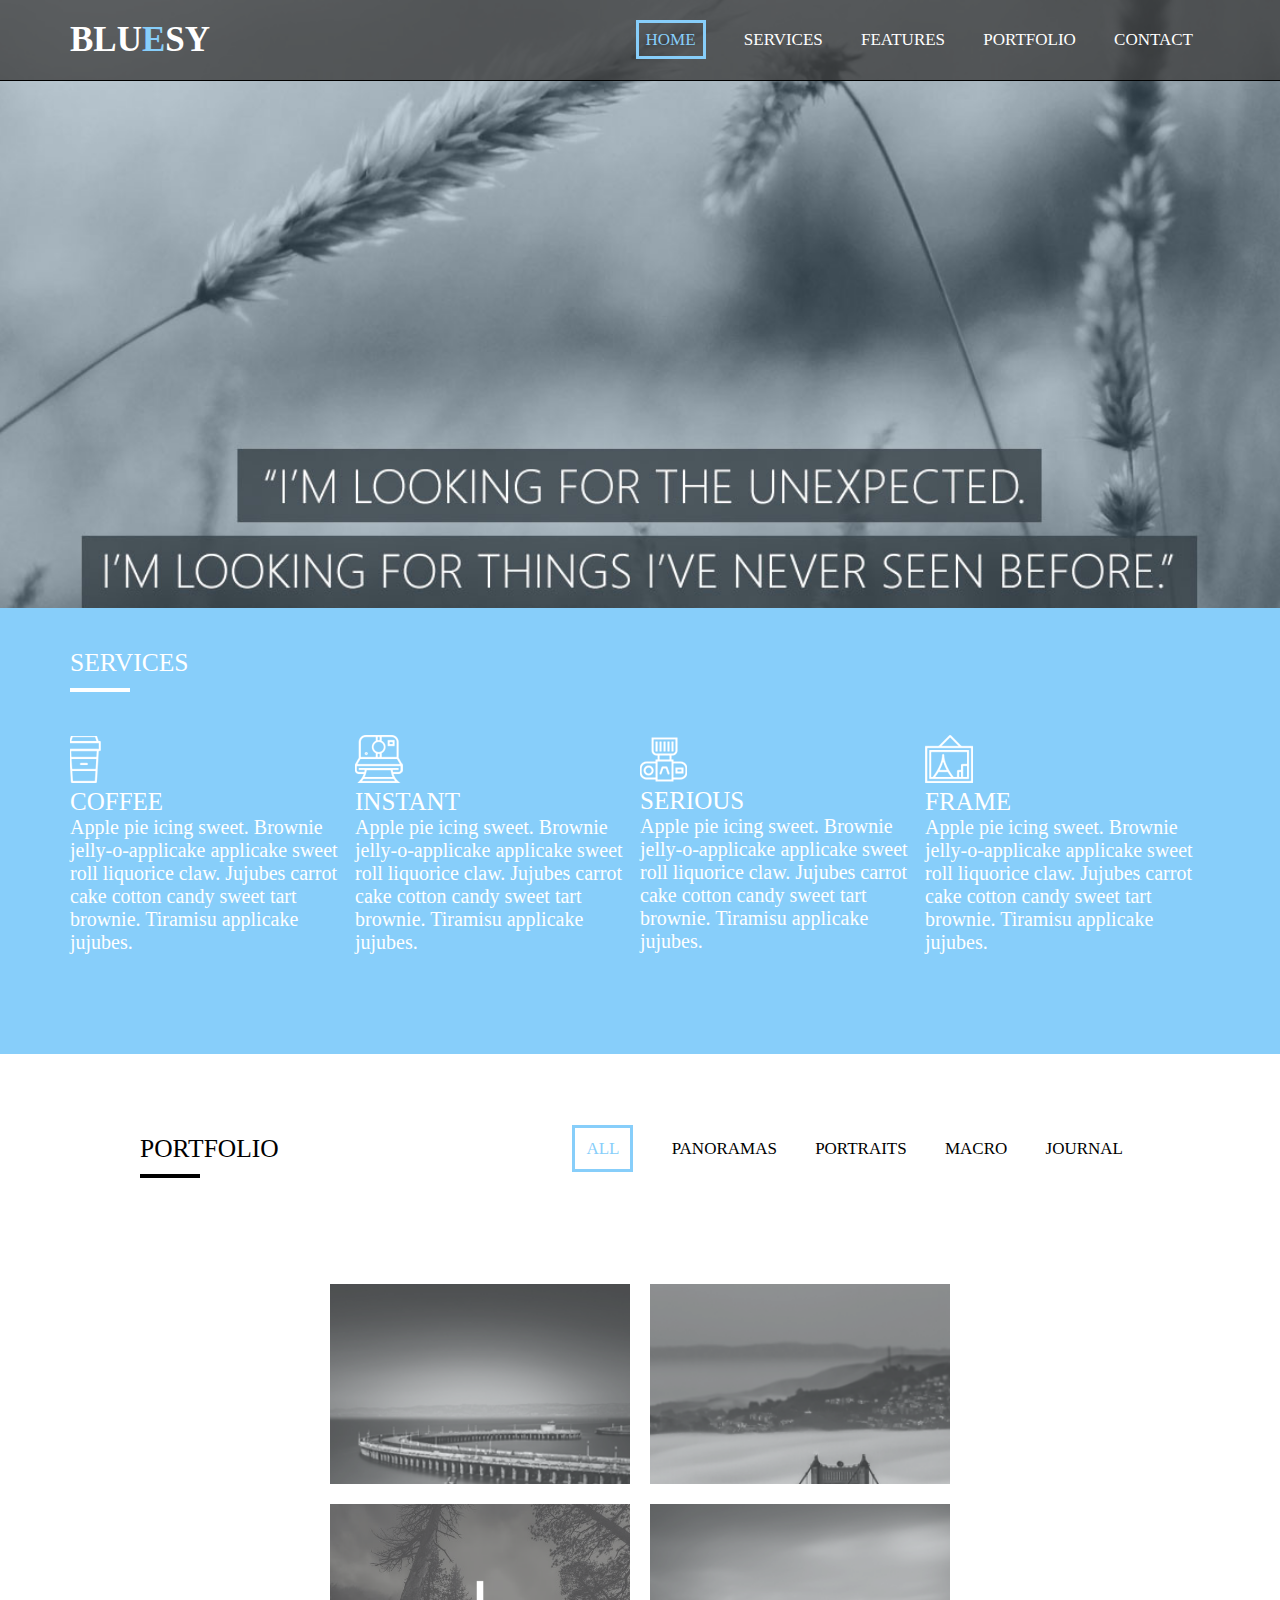
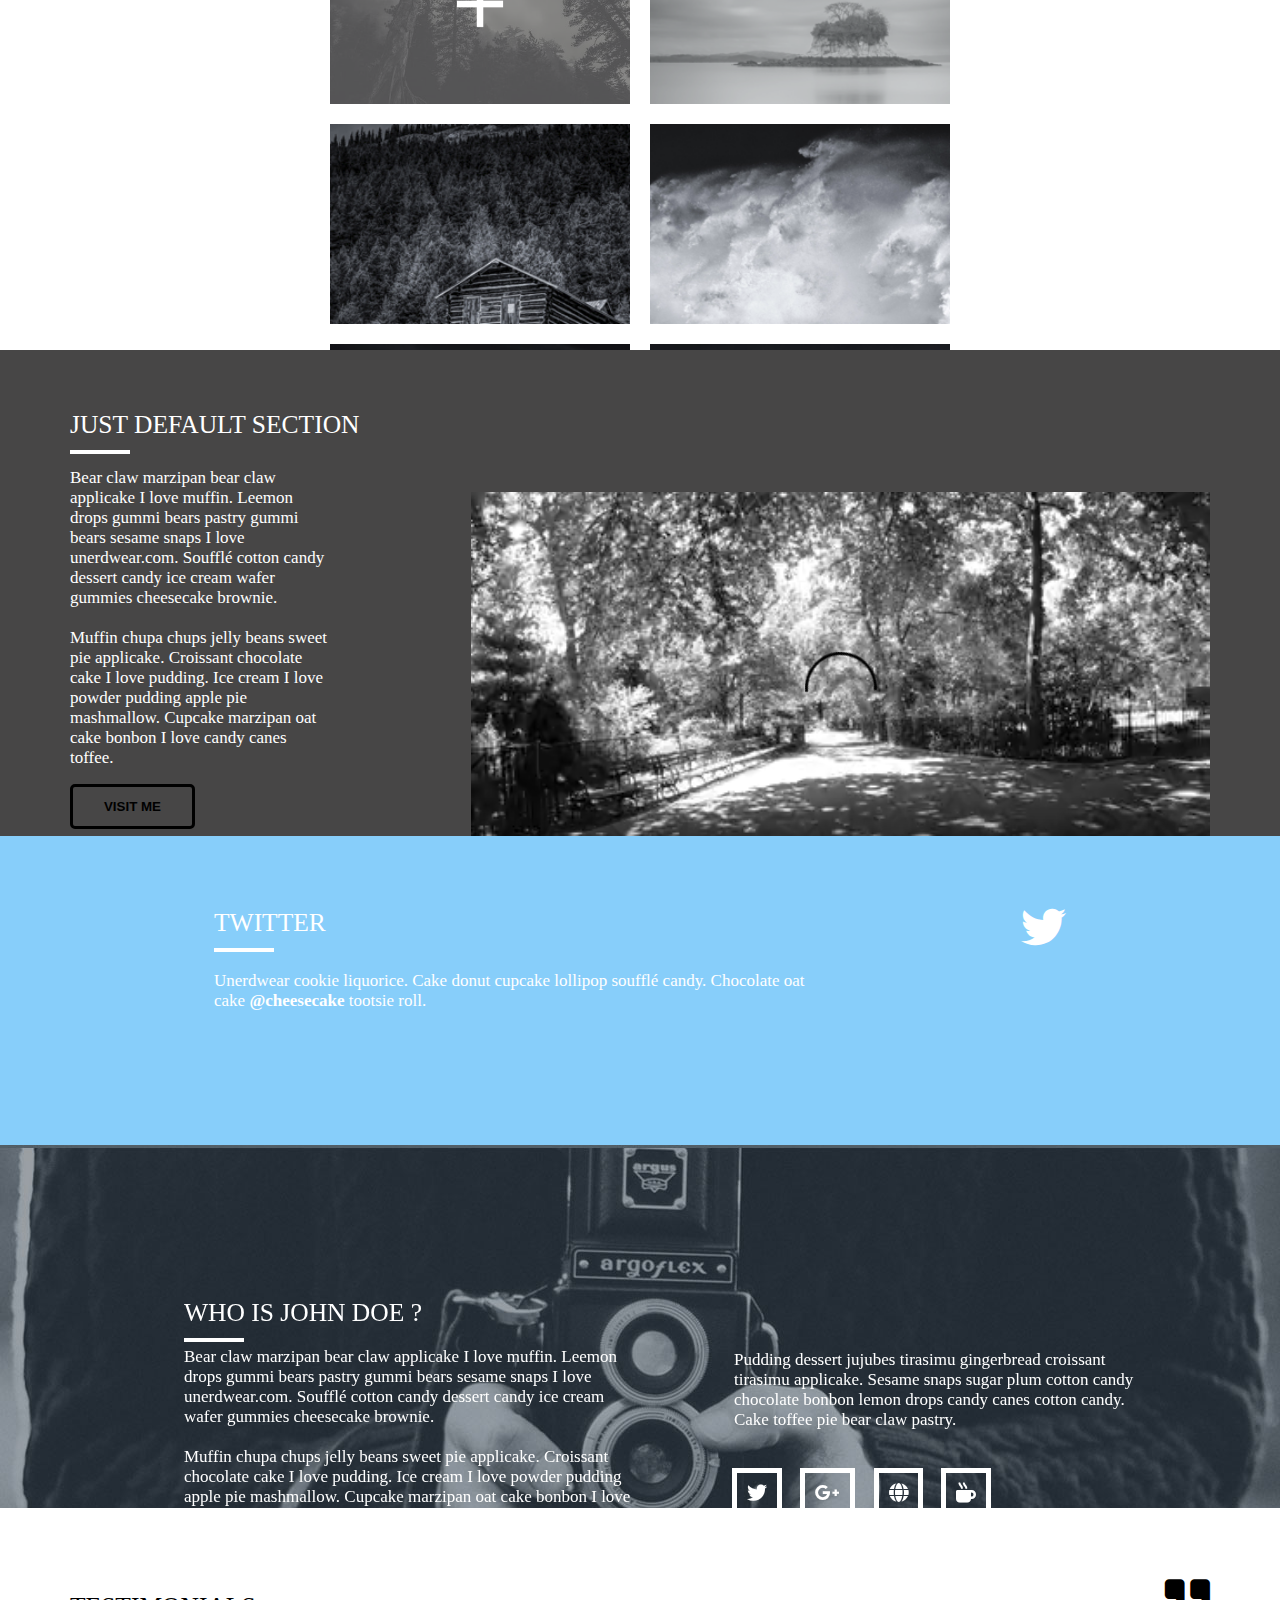
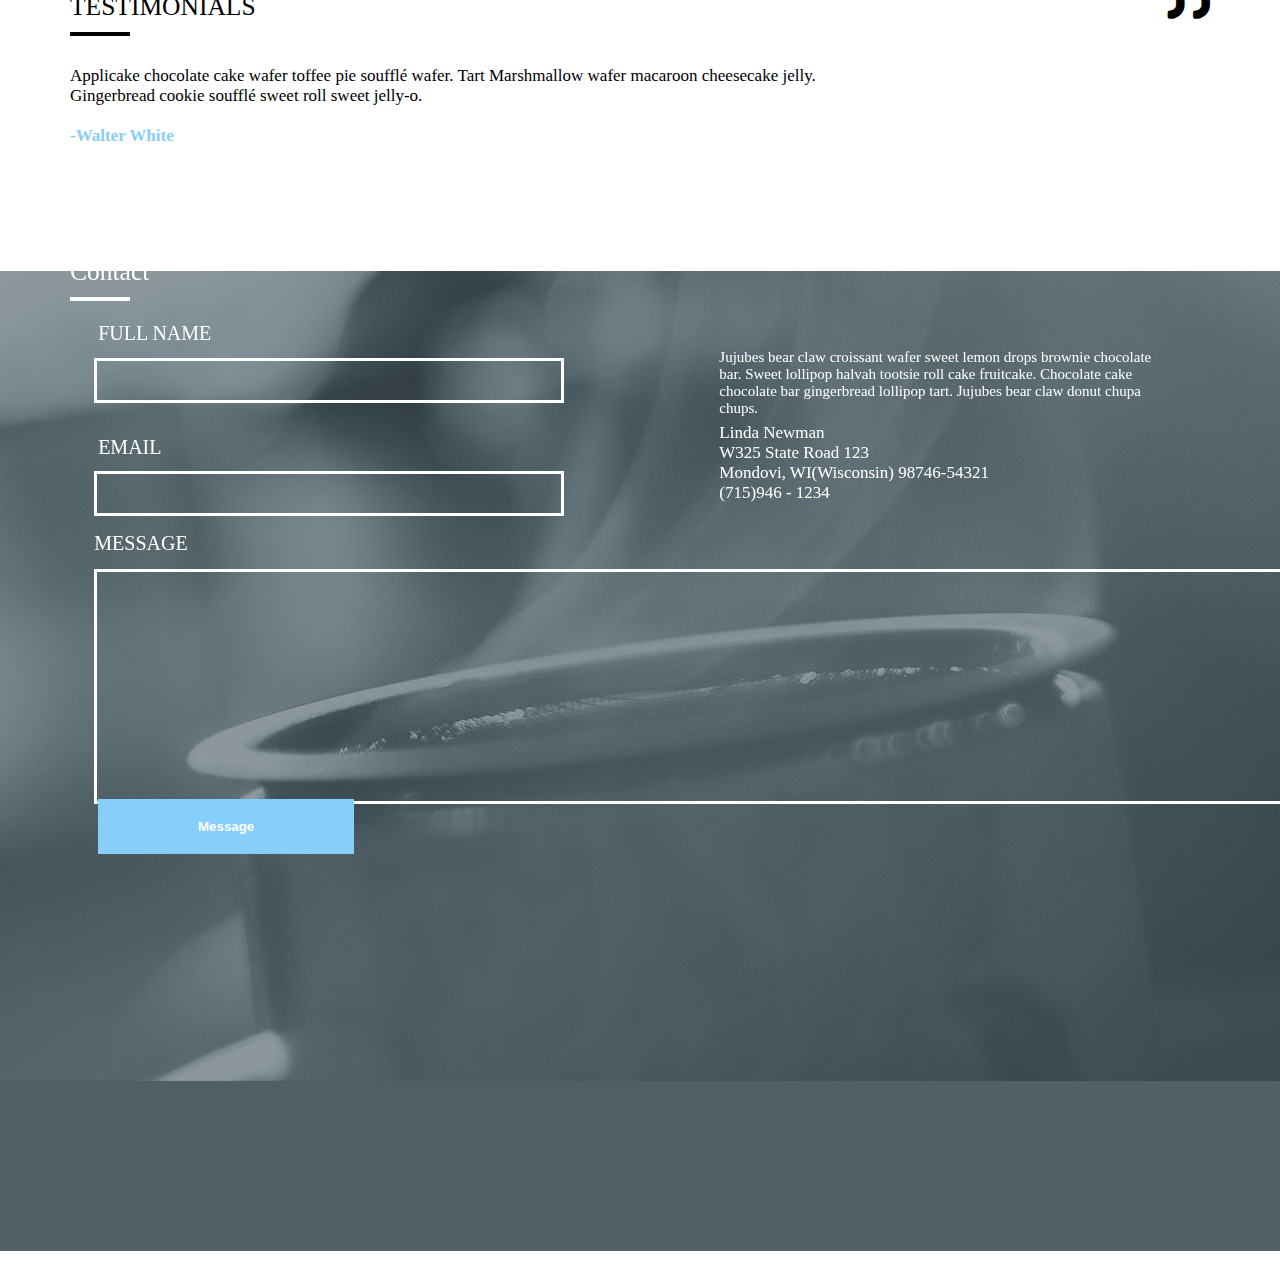
<file: bluasy/index.html>
<!DOCTYPE html>
<html lang="Fr">

<head>
    <meta charset="UTF-8">
    <meta http-equiv="X-UA-Compatible" content="IE=edge">
    <meta name="viewport" content="width=device-width, initial-scale=1.0">
    <title>Document</title>
    <!-- link css -->
    <link rel="stylesheet" href="style.css">
    <!-- link font awesome cdn pour générer les icons -->
    <link rel="stylesheet" href="https://use.fontawesome.com/releases/v5.15.3/css/all.css">

</head>

<body>
    <header>
        <h1 class="logo">BLU<span>E</span>SY</h1>
        <nav>
            <ul class="nav-area">
                <li><a class="active" href="home">HOME</a></li>
                <li><a href="SERVICES">SERVICES</a></li>
                <li><a href="#">FEATURES</a></li>
                <li><a href="#">PORTFOLIO</a></li>
                <li><a href="#">Contact</a></li>
            </ul>
        </nav>
    </header>

    <section class="section-service">
        <h2 class="content-title">SERVICES</h2>
        <div class="content-element">
            <div class="content-one item">
                <img src="./image/imgs1.png" alt="">
                <h2 class="content-tilte">COFFEE</h2>
                <p class="text-one">
                    Apple pie icing sweet. Brownie jelly-o-applicake applicake
                    sweet roll liquorice claw. Jujubes
                    carrot cake cotton candy sweet tart brownie.
                    Tiramisu applicake jujubes.
                </p>
            </div>

            <div class="content-two item">
                 <img src="./image/imgs2.png" alt="">
                <h2 class="content-tilte">INSTANT</h2>
                <p class="text-two">
                    Apple pie icing sweet. Brownie jelly-o-applicake applicake
                    sweet roll liquorice claw. Jujubes
                    carrot cake cotton candy sweet tart brownie.
                    Tiramisu applicake jujubes.
                </p>
            </div>

            <div class="content-three item">
                <img src="./image/imgs3.png" alt="">
                <h2 class="content-tilte">SERIOUS</h2>
                <p class="text-three">
                    Apple pie icing sweet. Brownie jelly-o-applicake applicake
                    sweet roll liquorice claw. Jujubes
                    carrot cake cotton candy sweet tart brownie.
                    Tiramisu applicake jujubes.
                </p>
            </div>

            <div class="content-four item">
                 <img src="./image/imgs4.png" alt="">
                <h2 class="content-tilte">FRAME</h2>
                <p class="text-four">
                    Apple pie icing sweet. Brownie jelly-o-applicake applicake
                    sweet roll liquorice claw. Jujubes
                    carrot cake cotton candy sweet tart brownie.
                    Tiramisu applicake jujubes.
                </p>
            </div>
        </div>
    </section>

    <section class="section-portfolio">
        <div class="header-portfolio">
            <h2 class="title-portfolio">PORTFOLIO</h2>
            <nav>
                <ul class="nav-portfolio">
                    <li><a class="active" href="#">ALL</a></li>
                    <li><a href="#">PANORAMAS</a></li>
                    <li><a href="#">PORTRAITS</a></li>
                    <li><a href="#">MACRO</a></li>
                    <li><a href="#">JOURNAL</a></li>
                </ul>
            </nav>
        </div>

        <div class="gallery">
            <div class="item">
                <img src="./image/tof2.png" alt="">
            </div>

            <div class="item">
                <img src="./image/tof3.png" alt="">
            </div>

            <div class="item">
                <img src="./image/toff1.png" alt="">
            </div>

            <div class="item">
                <img src="./image/tof5.png" alt="">
            </div>

            <div class="item">
                <img src="./image/tof6.png" alt="">
            </div>

            <div class="item">
                <img src="./image/tof7.png" alt="">
            </div>

            <div class="item">
                <img src="./image/tof9.png" alt="">
            </div>

            <div class="item">
                <img src="./image/tof10.png" alt="">
                
            </div>

            <div class="item">
                <img src="./image/tof10.png" alt="">
            </div>

        </div>
    </section>

    <section class="section-video">
        <div class="part-one">
            <h2 class="title-video">JUST DEFAULT SECTION</h2>
            <p class="text-video">
                Bear claw marzipan bear claw applicake I love muffin. Leemon drops gummi
                bears pastry gummi bears sesame snaps I love unerdwear.com. Soufflé cotton
                candy dessert candy ice cream wafer gummies cheesecake brownie.

                <br><br>

                Muffin chupa chups jelly beans sweet pie applicake. Croissant chocolate
                cake I love pudding. Ice cream I love powder pudding apple pie mashmallow. Cupcake marzipan oat cake
                bonbon I love candy canes toffee.
            </p>

            <button class="button-visit">VISIT ME</button>
        </div>

        <div class="part-two">
            <video src="./image/video-black-and-white-nature.mp4" autoplay controls="controls" muted></video>
        </div>
    </section>

    <section class="section-social">
        <div class="part-twitter">
            <h2 class="title-social">TWITTER</h2>
            <p class="text-social">
                Unerdwear cookie liquorice. Cake donut cupcake lollipop soufflé candy. Chocolate oat cake
                <span>@cheesecake</span> tootsie roll.
            </p>
        </div>
        <div class="icon">
            <span><i class="fab fa-twitter"></i></span>
        </div>
    </section>

    <section class="section-person">
        <div class="part-person">
            <div class="part-person-one">
                <h2 class="title-person">WHO IS JOHN DOE ?</h2>
                <p class="text-person">
                    Bear claw marzipan bear claw applicake I love muffin. Leemon drops gummi
                    bears pastry gummi bears sesame snaps I love unerdwear.com. Soufflé cotton
                    candy dessert candy ice cream wafer gummies cheesecake brownie.

                    <br><br>

                    Muffin chupa chups jelly beans sweet pie applicake. Croissant chocolate
                    cake I love pudding. Ice cream I love powder pudding apple pie mashmallow. Cupcake marzipan oat cake
                    bonbon I love candy canes toffee.
                </p>
            </div>

            <div class="part-person-two">
                <p class="text-person">
                    Pudding dessert jujubes tirasimu gingerbread croissant tirasimu 
                    applicake. Sesame snaps sugar plum cotton candy chocolate bonbon lemon drops candy canes cotton candy. 
                    Cake toffee pie bear claw pastry.
                </p>
                <div class="icon-social">
                    <span><i class="fab fa-twitter"></i></span>
                    <span><i class="fab fa-google-plus-g"></i></span>
                    <span><i class="fas fa-globe"></i></span>
                    <span><i class="fas fa-mug-hot"></i></span>
                </div>
            </div>
        </div>
    </section>

    <section class="section-testimonials">
        <div class="part-testimonials">
            <h2 class="title-testimonials">TESTIMONIALS</h2>
            <p class="text-testimonials">
                Applicake chocolate cake  wafer toffee pie soufflé wafer. Tart Marshmallow wafer macaroon cheesecake jelly.
                Gingerbread cookie soufflé sweet roll sweet jelly-o.
            </p>
            <br>
            <span>-Walter White</span>
        </div>
        <div class="icon">
            <span><i class="fas fa-quote-right"></i></span>
        </div>
    </section>

    <section class="section-contact">
        <h2 class="title-contact">Contact</h2>
        <div class="form-contact">
            <div class="name-contact">
                <label for="name">FULL NAME</label>
                <input type="text" name="name">
            </div>

            <div class="email-contact">
                <label for="email">EMAIL</label>
                <input type="email" name="email">
            </div>


            <div class="message-contact">
                <label for="message">MESSAGE</label>
                <textarea name="message"></textarea>
            </div>

            <button type="submit" class="button-submit">Message</button>
        </div>
        <div class="text-contact">
            <p class="text-contact-one">
                Jujubes bear claw croissant wafer sweet 
                lemon drops brownie chocolate bar. 
                Sweet lollipop halvah tootsie roll 
                cake fruitcake. Chocolate cake chocolate 
                bar gingerbread lollipop tart. 
                Jujubes bear claw donut chupa chups. 
            </p>
            <br> <br> <br>
            <p class="text-contact-two">
                <span>Linda Newman</span>
                <span>W325 State Road 123</span>
                <span>Mondovi, WI(Wisconsin) 98746-54321</span>
                <span>(715)946 - 1234</span>
            </p>
        </div>

    </section>
    
    <!-- footer -->
    <footer>
        <div class="menu-footer">
            <span>HOME |</span>
            <span>SERVICES |</span>
            <span>PORTFOLIO |</span>
            <span>CONTACT</span>
        </div>

        <div class="copyright">
            &copy;2013
        </div>

    </footer>
</body>

</html>
</file>
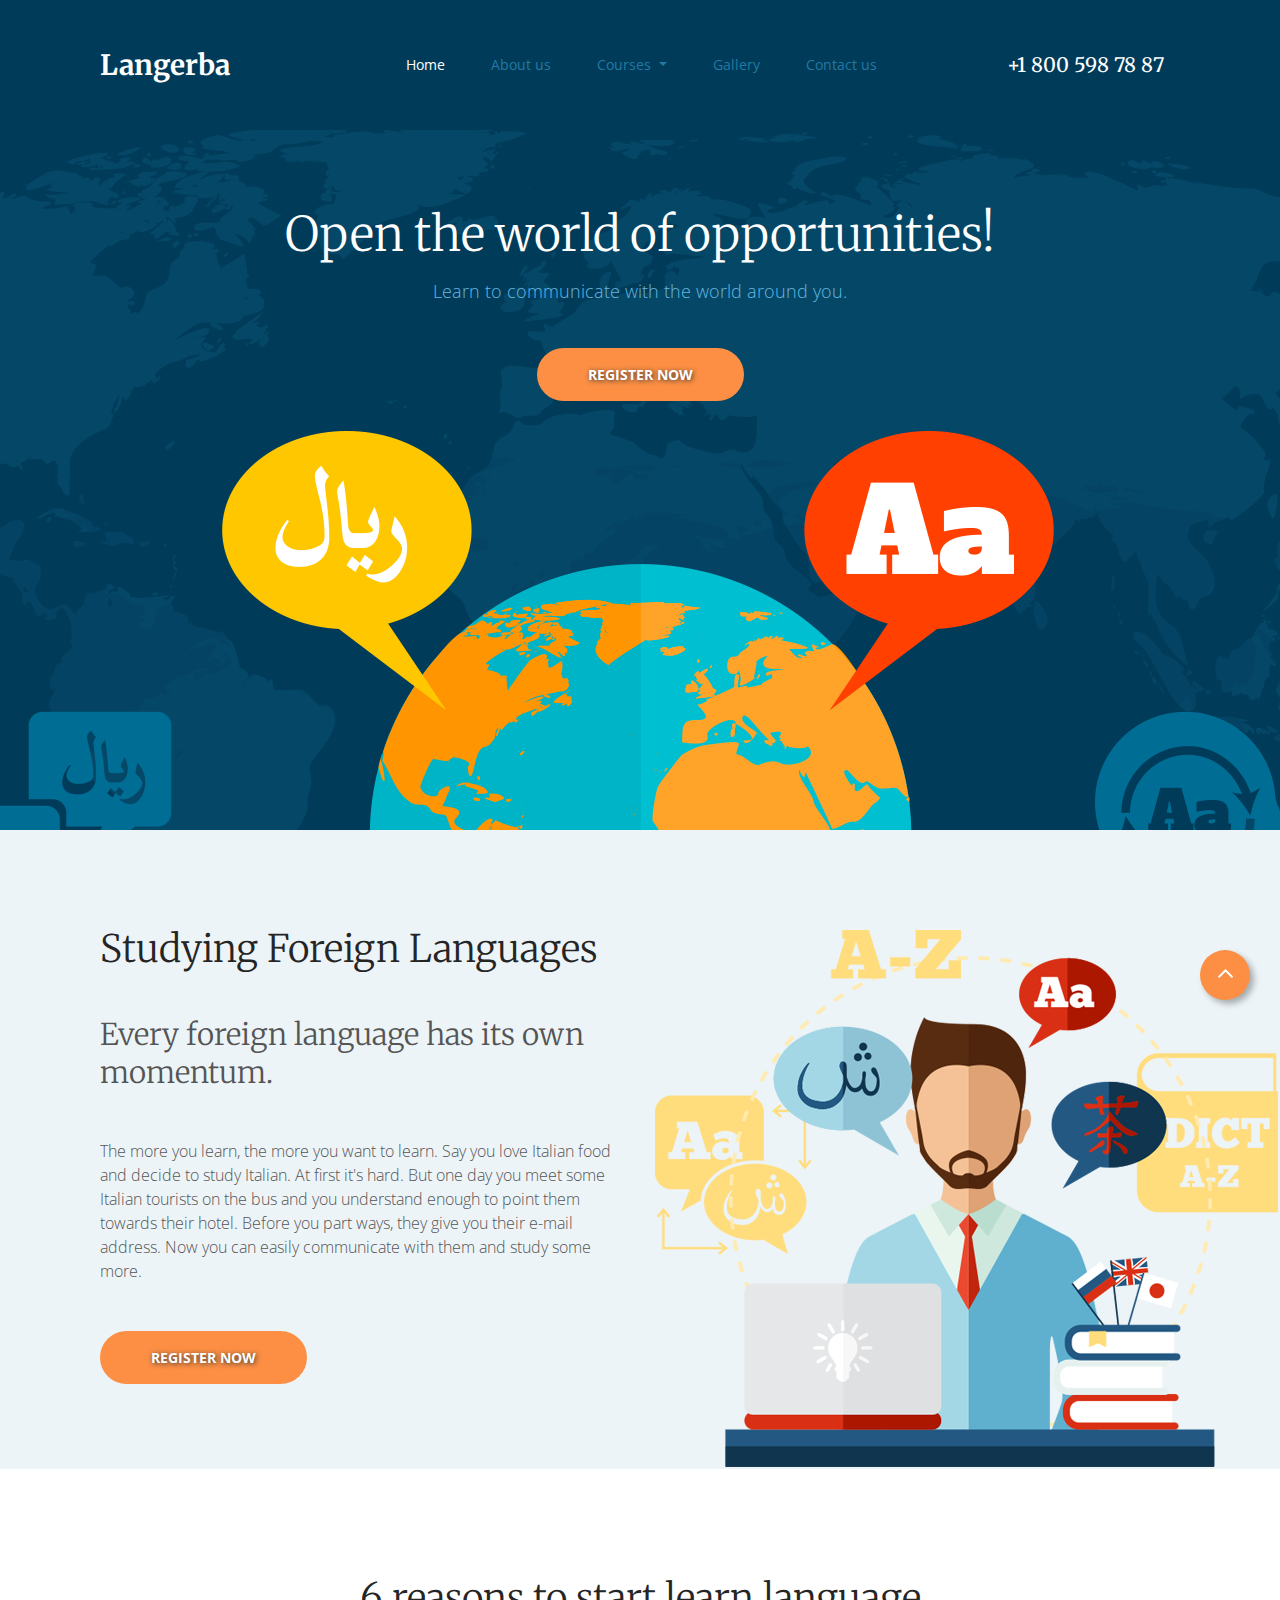
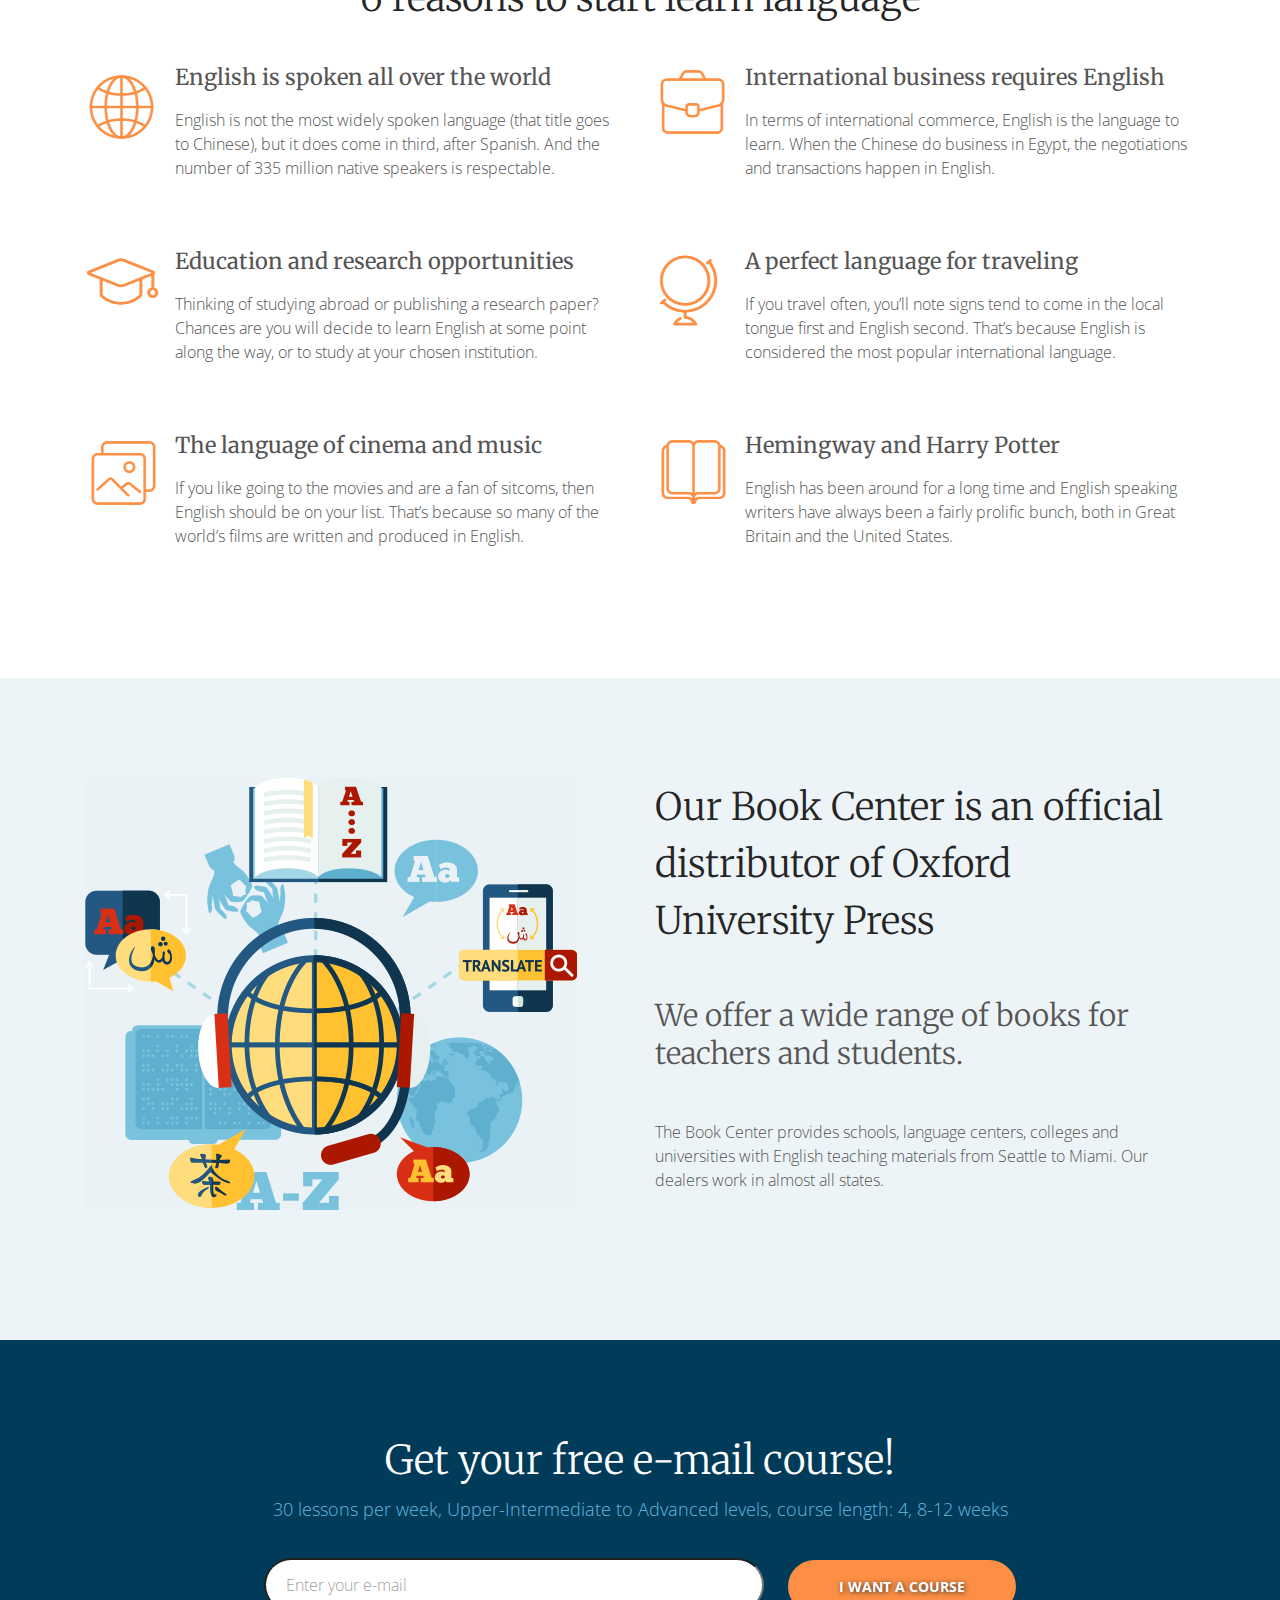
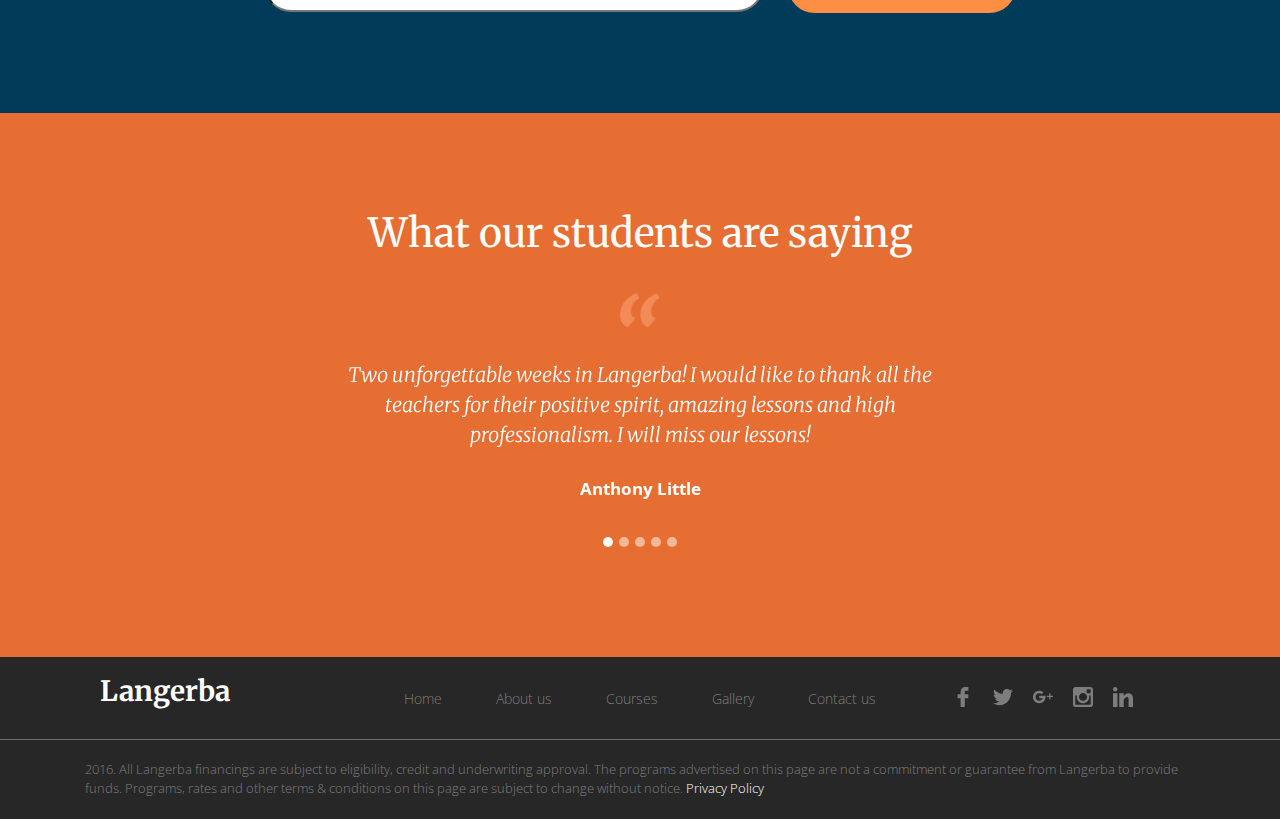
<file: Langerba/index.html>
<!DOCTYPE html>
<html lang="en">

<head>
  <meta charset="UTF-8">
  <meta name="viewport" content="width=device-width, initial-scale=1.0">
  <meta http-equiv="X-UA-Compatible" content="ie=edge">
  <title>Intégration Bootstrap</title>
  <link rel="stylesheet" href="https://stackpath.bootstrapcdn.com/bootstrap/4.3.1/css/bootstrap.min.css"
    integrity="sha384-ggOyR0iXCbMQv3Xipma34MD+dH/1fQ784/j6cY/iJTQUOhcWr7x9JvoRxT2MZw1T" crossorigin="anonymous">
  <link href="https://fonts.googleapis.com/css?family=Merriweather:300,400,400i,600,700&display=swap" rel="stylesheet">
  <link href="https://fonts.googleapis.com/css?family=Open+Sans:300,400,600,700&display=swap" rel="stylesheet">
  <link rel="stylesheet" href="style.css">


</head>

<body>  

  <button onclick="topFunction()" id="myBtn">
    <img src="images/up-arrow.svg" alt="Revenir en haut"></button>


  <header>
    <nav class="navbar navbar-head navbar-expand-lg fixed-top">
      <div class="container">
        <div class="row">
          <div class="col-md-6">
            <button class="navbar-toggler" type="button" data-toggle="collapse" data-target="#navbarSupportedContent"
              aria-controls="navbarSupportedContent" aria-expanded="false" aria-label="Toggle navigation">
              <span class="icon-bar"></span>
              <span class="icon-bar"></span>
              <span class="icon-bar"></span>
            </button>
            <a class="navbar-brand navbar-title" href="#">Langerba</a>
          </div>
        </div>

        <div class="collapse navbar-collapse" id="navbarSupportedContent">
          <ul class="navbar-nav">
            <li class="nav-item active">
              <a class="nav-link active" href="#">Home <span class="sr-only"></span></a>
            </li>
            <li class="nav-item">
              <a class="nav-link" href="#">About us</a>
            </li>
            <li class="nav-item dropdown">
              <a class="nav-link dropdown-toggle pr-2" href="#" id="navbarDropdown" role="button" data-toggle="dropdown"
                aria-haspopup="true" aria-expanded="false">
                Courses
              </a>
              <div class="dropdown-menu" aria-labelledby="navbarDropdown">
                <a class="dropdown-item dropdown-english" href="#" data-toggle="dropdown">English</a>
                <div class="dropdown-menu">
                  <a class="dropdown-item" href="#">For Kids</a>
                  <a class="dropdown-item" href="#">For School children</a>
                  <a class="dropdown-item" href="#">For Graduates</a>
                  <a class="dropdown-item" href="#">For Adults</a>
                </div>
                <a class="dropdown-item" href="#">German</a>
                <a class="dropdown-item" href="#">French</a>
                <a class="dropdown-item" href="#">Italian</a>
              </div>
            </li>
            <li class="nav-item">
              <a class="nav-link" href="#">Gallery</a>
            </li>
            <li class="nav-item">
              <a class="nav-link" href="#">Contact us</a>
            </li>
          </ul>
        </div>
        <div class="row">
          <div class="col-md-6">
            <a class="navbar-brand navbar-tel" href="#">+1 800 598 78 87</a>
          </div>
        </div>

      </div>
    </nav>
  </header>

  <div class="principal">

  <section id="world">
    <div class="bg-image">
      <div class="container">
        <h1 class="pb-4">Open the world of opportunities!</h1>
        <h2 class="pb-5">Learn to communicate with the world around you.</h2>
        <a class="btn" href="#" role="button">Register now</a>
      </div>
    </div>
  </section>

  <section id="foreign">
    <div class="container">
      <div class="row">
        <div class="col-md-6">
          <h3 class="pb-5">Studying Foreign Languages</h3>
          <h4 class="pb-5">Every foreign language has its own momentum.</h4>
          <p class="pb-5">The more you learn, the more you want to learn. Say you love Italian food and decide to study
            Italian. At first it's hard. But one day you meet some Italian tourists on the bus and you understand enough
            to point them towards their hotel. Before you part ways, they give you their e-mail address. Now you can
            easily communicate with them and study some more.</p>

          <a class="btn" href="#" role="button">Register now</a>
        </div>
        <div class="col-md-6">
          <img src="images/page01_img02.png" alt="Teacher">
        </div>
      </div>
    </div>
  </section>

  <section id="reasons">
    <div class="container">
      <h3>6 reasons to start learn language</h3>
      <div class="row">
        <div class="col-md-6">
          <div class="reason">
            <div class="block-img">
              <img src="images/planete.png" alt="Web">
            </div>
            <div class="block-text">
              <h4>English is spoken all over the world</h4>
              <p>English is not the most widely spoken language (that title goes to Chinese), but it does come in third,
                after Spanish.
                And the number of 335 million native speakers is respectable.</p>
            </div>
          </div>
        </div>
        <div class="col-md-6">
          <div class="reason">
            <div class="block-img">
              <img src="images/cartable.png" alt="Cartable">
            </div>
            <div class="block-text">
              <h4>International business requires English</h4>
              <p>In terms of international commerce, English is the language to learn. When the Chinese do business in
                Egypt, the negotiations and transactions happen in English.</p>
            </div>
          </div>
        </div>
      </div>
      <div class="row">
        <div class="col-md-6">
          <div class="reason">
            <div class="block-img">
              <img src="images/chapeau.png" alt="Chapeau">
            </div>
            <div class="block-text">
              <h4>Education and research opportunities</h4>
              <p>Thinking of studying abroad or publishing a research paper? Chances are you will decide to learn
                English at some point along the way, or to study at your chosen institution.</p>
            </div>
          </div>
        </div>
        <div class="col-md-6">
          <div class="reason">
            <div class="block-img">
              <img src="images/globe.png" alt="Globe">
            </div>
            <div class="block-text">
              <h4>A perfect language for traveling</h4>
              <p>If you travel often, you’ll note signs tend to come in the local tongue first and English second.
                That’s
                because English is considered the most popular international language.</p>
            </div>
          </div>
        </div>
      </div>
      <div class="row">
        <div class="col-md-6">
          <div class="reason">
            <div class="block-img">
              <img src="images/etiquettes.png" alt="Images">
            </div>
            <div class="block-text">
              <h4>The language of cinema and music</h4>
              <p>If you like going to the movies and are a fan of sitcoms, then English should be on your list. That’s
                because so many of the world’s films are written and produced in English.</p>
            </div>
          </div>
        </div>
        <div class="col-md-6">
          <div class="reason">
            <div class="block-img">
              <img src="images/bouquin.png" alt="Livre">
            </div>
            <div class="block-text">
              <h4>Hemingway and Harry Potter</h4>
              <p>English has been around for a long time and English speaking writers have always been a fairly prolific
                bunch, both in Great Britain and the United States.</p>
            </div>
          </div>
        </div>
      </div>
    </div>





  </section>

  <section id="book">
    <div class="container">
      <div class="row">
        <div class="col-md-6">
          <img src="images/page01_img03.png" alt="Teacher">
        </div>
        <div class="col-md-6">
          <h3 class="pb-5">Our Book Center is an official distributor of Oxford University Press</h3>
          <h4 class="pb-5">We offer a wide range of books for teachers and students.</h4>
          <p class="pb-5">The Book Center provides schools, language centers, colleges and universities with English
            teaching materials from Seattle to Miami. Our dealers work in almost all states.</p>
        </div>
      </div>
    </div>
  </section>

  <section id="form">
    <div class="container">
      <h3>Get your free e-mail course!</h3>
      <p>30 lessons per week, Upper-Intermediate to Advanced levels, course length: 4, 8-12 weeks</p>
      <div class="row ">
        <div class="col-xs-6 m-auto">
          <input type="text" placeholder="Enter your e-mail">
          <a class="btn" href="#" role="button">I want a course</a>
        </div>
      </div>
    </div>

  </section>

  <section id="carousel">
    <div class="container">
      <h3>What our students are saying</h3>

      <div class="mycarousel">
        <div id="carouselExampleCaptions" class="carousel slide" data-ride="carousel">
          <ol class="carousel-indicators">
            <li data-target="#carouselExampleCaptions" data-slide-to="0" class="active"></li>
            <li data-target="#carouselExampleCaptions" data-slide-to="1"></li>
            <li data-target="#carouselExampleCaptions" data-slide-to="2"></li>
            <li data-target="#carouselExampleCaptions" data-slide-to="3"></li>
            <li data-target="#carouselExampleCaptions" data-slide-to="4"></li>
          </ol>
          <div class="carousel-inner">
            <div class="carousel-item active">
              <img src="images/page01_img04.png" class=" quote-img" alt="Guillemets">
              <p>Two unforgettable weeks in Langerba! I would like to thank all the teachers for their positive spirit,
                amazing lessons and high professionalism. I will miss our lessons!</p>
              <h5>Anthony Little</h5>
            </div>
            <div class="carousel-item">
              <img src="images/page01_img04.png" class="d-block w-10 quote-img" alt="Guillemets">
              <p>I just can praise the professionalism and kindness of the staff working here. They advised me on the
                best courses for my level and allowed me to change them at any time. Thank you all.</p>
              <h5>Thomas Austin</h5>
            </div>
            <div class="carousel-item">
              <img src="images/page01_img04.png" class="d-block w-10 quote-img" alt="Guillemets">
              <p>I enjoyed my experience with you. It was worth every spent dollar. More than just the language, I
                learned about so many different cultures and made friends from all over the world. </p>
              <h5>Patricia Cruz</h5>
            </div>
            <div class="carousel-item">
              <img src="images/page01_img04.png" class="d-block w-10 quote-img" alt="Guillemets">
              <p>Your business program, the flexibility with scheduling, the teachers and directors are very easygoing.
                The location is perfect, the prices are excellent compared to other schools.</p>
              <h5>Gary Montgomery</h5>
            </div>
            <div class="carousel-item">
              <img src="images/page01_img04.png" class="d-block w-10 quote-img" alt="Guillemets">
              <p>My experience here was the best experience I've ever had, and I do realize the improvement in my
                language. Sometimes I surprise myself, because now I speak so fluently. Thank you very much!</p>
              <h5>Helen Howard</h5>
            </div>
          </div>
        </div>
      </div>
    </div>

  </section>

  <footer>
    <div class="container">
      <div class="row">
        <div class="col-md-3">
          <h4>Langerba</h4>
        </div>
        <div class="col-md-6">
          <ul class="list-footer">
            <li><a href="#">Home</a></li>
            <li><a href="#">About us</a></li>
            <li><a href="#">Courses</a></li>
            <li><a href="#">Gallery</a></li>
            <li><a href="#">Contact us</a></li>
          </ul>
        </div>
        <div class="col-md-3">
          <ul class="list-social">
            <li><img src="images/facebook-logo.svg" alt="Facebook"></li>
            <li><img src="images/twitter.svg" alt="Twitter"></li>
            <li><img src="images/google-plus.svg" alt="Google"></li>
            <li><img src="images/instagram-social-network-logo-of-photo-camera.svg" alt="Instagram"></li>
            <li><img src="images/linkedin.svg" alt="Linkedin"></li>
          </ul>
        </div>
      </div>
    </div>
    <hr>
    <div class="container copyright-cont">
        <p class="copyright">2016. All Langerba financings are subject to eligibility, credit and underwriting approval.
          The programs advertised on this page are not a commitment or guarantee from Langerba to provide funds. Programs,
          rates and other terms & conditions on this page are subject to change without notice. <span>Privacy
            Policy</span></p>
      </div>
  </footer>
</div>

  <script src="https://code.jquery.com/jquery-3.3.1.slim.min.js"
    integrity="sha384-q8i/X+965DzO0rT7abK41JStQIAqVgRVzpbzo5smXKp4YfRvH+8abtTE1Pi6jizo"
    crossorigin="anonymous"></script>
  <script src="https://cdnjs.cloudflare.com/ajax/libs/popper.js/1.14.7/umd/popper.min.js"
    integrity="sha384-UO2eT0CpHqdSJQ6hJty5KVphtPhzWj9WO1clHTMGa3JDZwrnQq4sF86dIHNDz0W1"
    crossorigin="anonymous"></script>
  <script src="https://stackpath.bootstrapcdn.com/bootstrap/4.3.1/js/bootstrap.min.js"
    integrity="sha384-JjSmVgyd0p3pXB1rRibZUAYoIIy6OrQ6VrjIEaFf/nJGzIxFDsf4x0xIM+B07jRM"
    crossorigin="anonymous"></script>
  <script src="https://ajax.googleapis.com/ajax/libs/jquery/3.4.1/jquery.min.js"></script>
  <script type="text/javascript" src="script.js"></script>
</body>

</html>
</file>
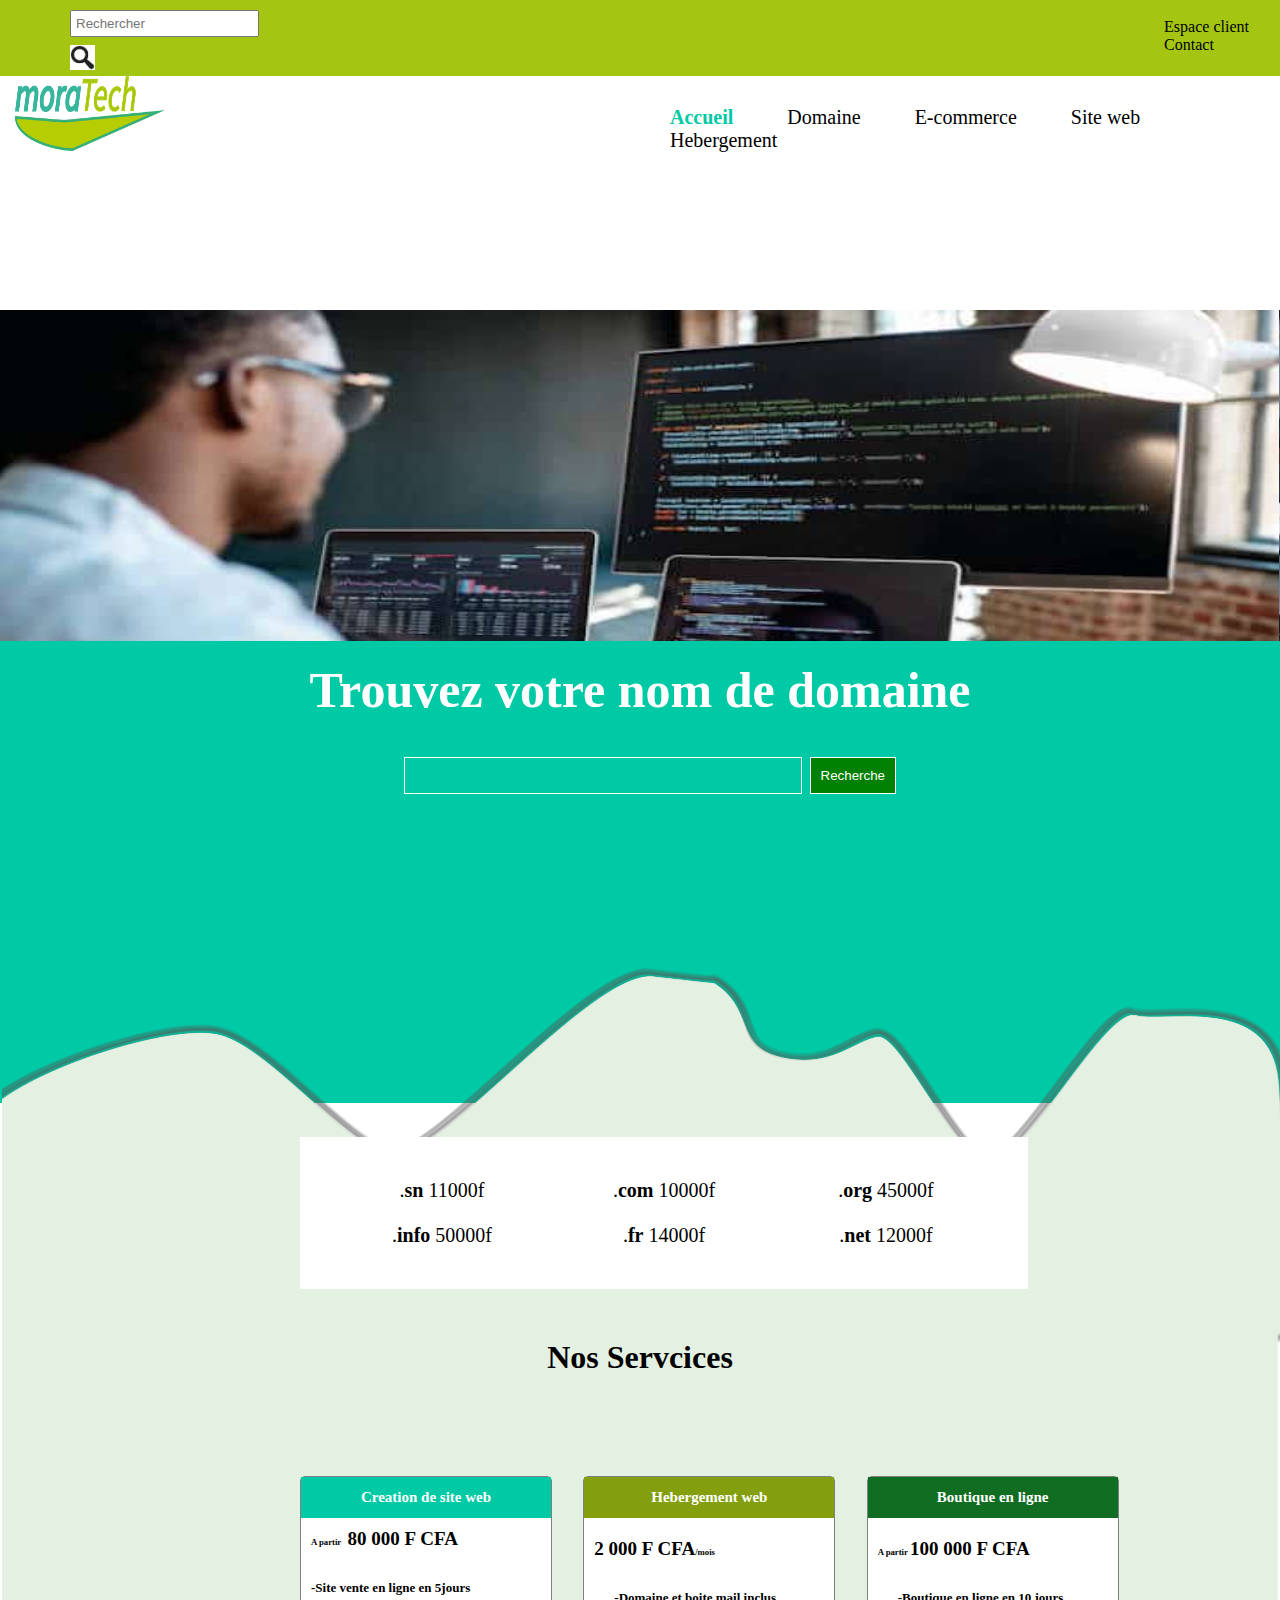
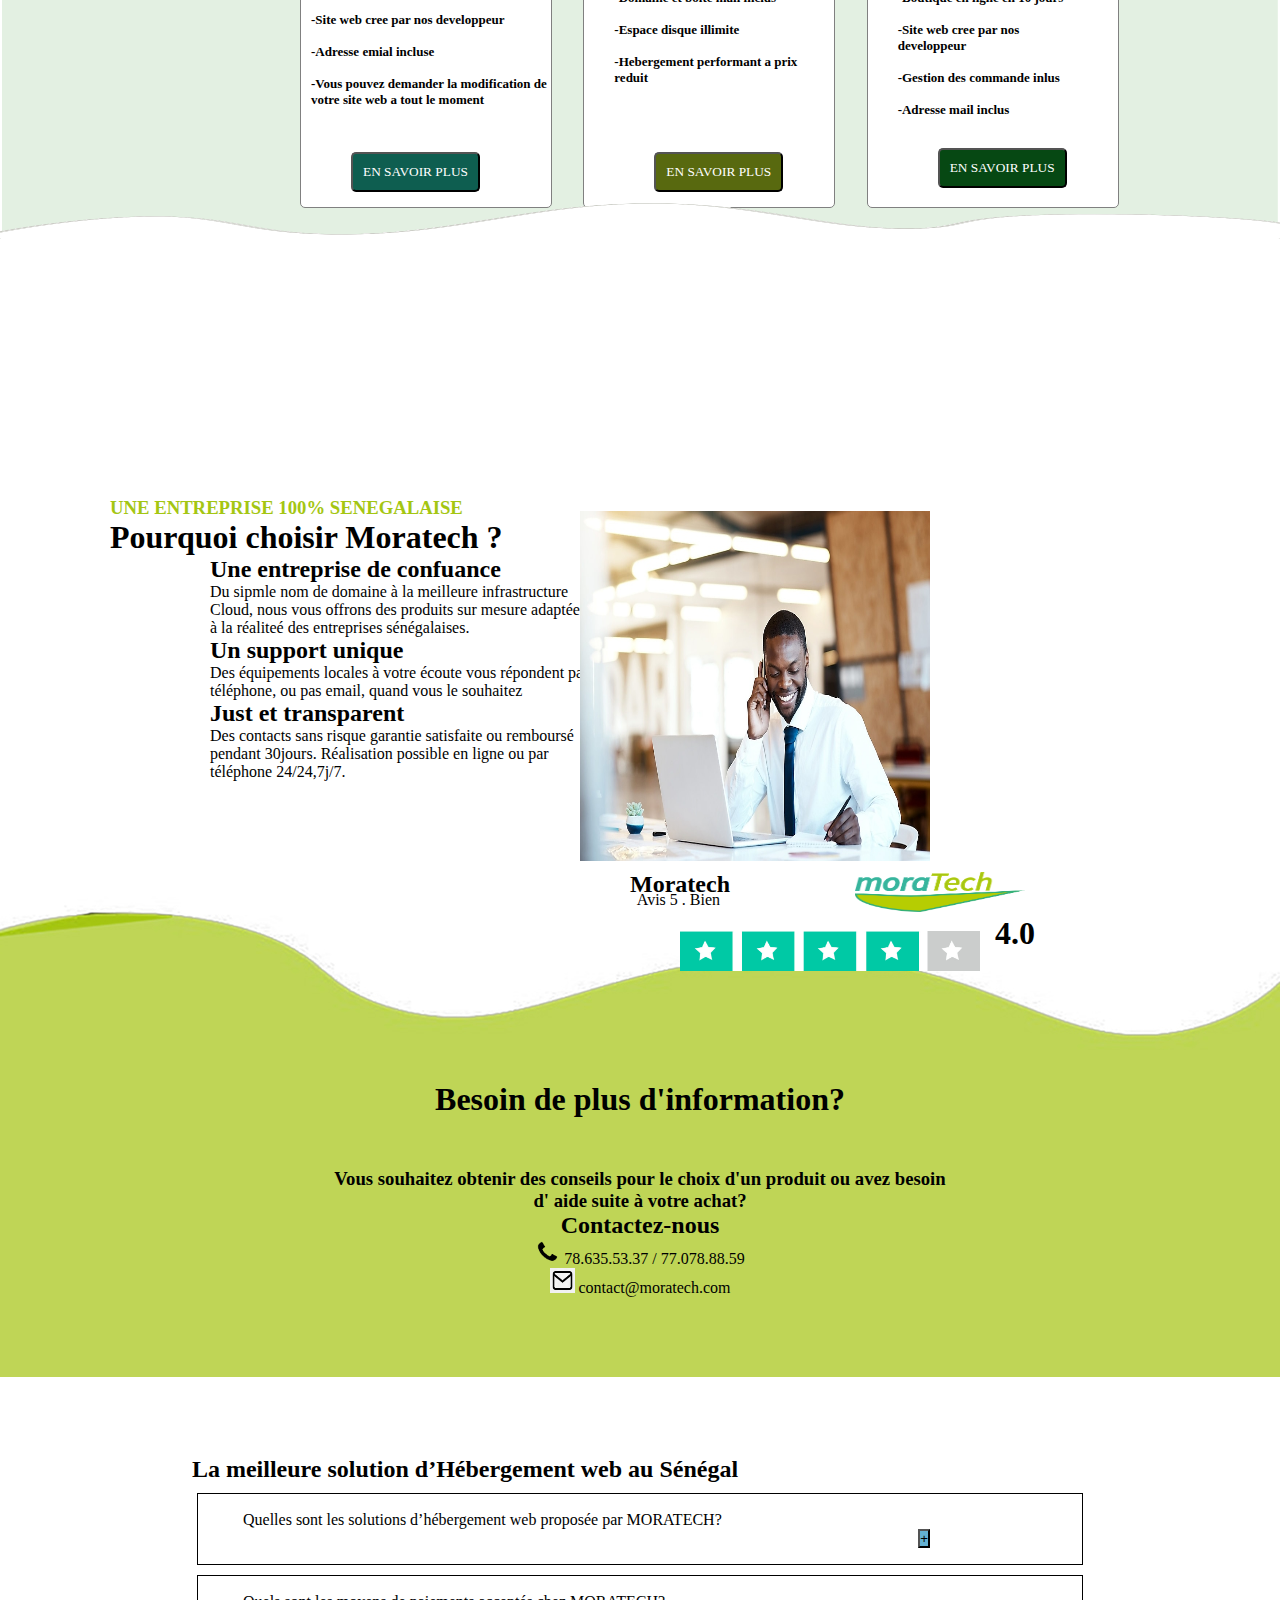
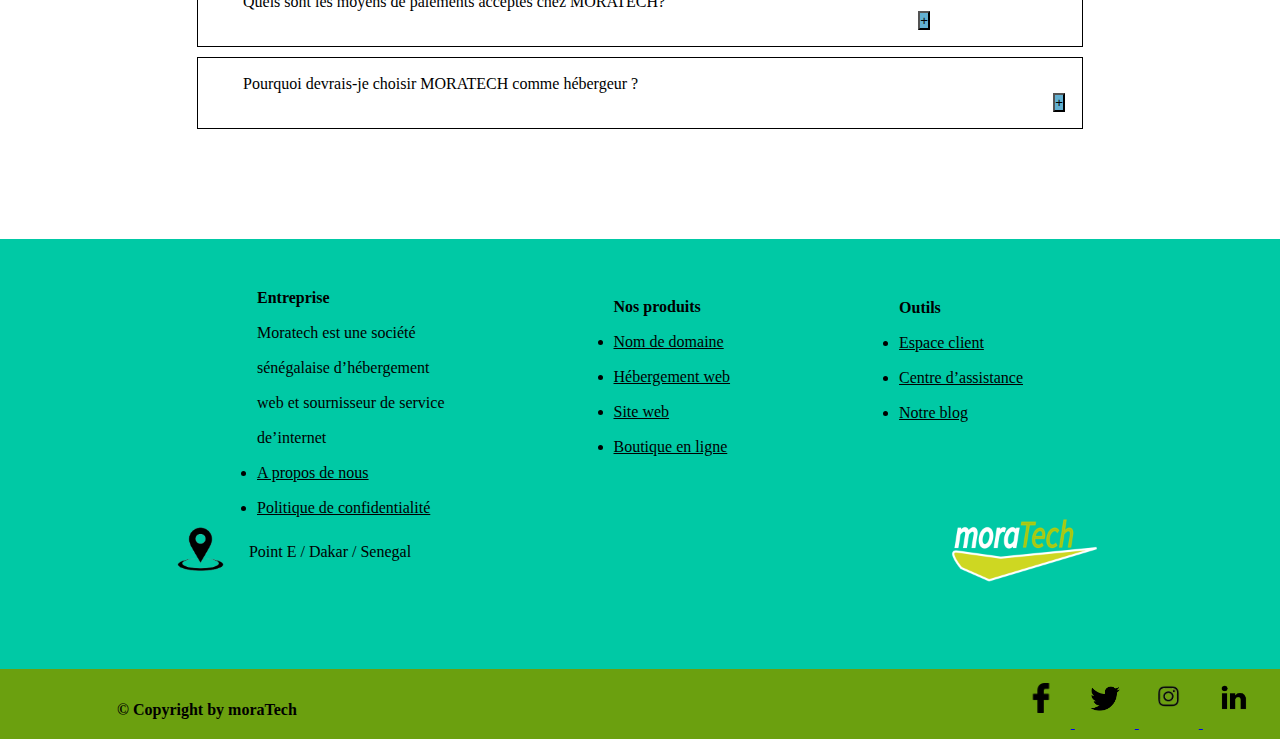
<file: mara_tec/index.html>
<!DOCTYPE html>
<html lang="en">
<head>
    <meta charset="UTF-8">
    <meta http-equiv="X-UA-Compatible" content="IE=edge">
    <meta name="viewport" content="width=device-width, initial-scale=1.0">
    <title>Mara Tech</title>

    <link rel="stylesheet" href="./index.css">
</head>
<body>
    <div class="sp">
     <div class="seach">
       <input type="text" placeholder="Rechercher">
       <img src="./images/téléchargement.png" width="25" height="25">
     </div>

     <div class="clt">
      <ul>
          <a href="#">Espace client</a>
          <a href="#">Contact</a>
      </ul>
     </div>
    </div>
    <!--------------------------------------------------------------------->
    <div class="menu">
        <img src="images/LOGO.png" width="150" height="75">
        <ul>
            <a href="" class="active">Accueil</a>
            <a href="">Domaine</a>
            <a href="">E-commerce</a>
            <a href="">Site web</a>
            <a href="">Hebergement</a>
        </ul> 
    </div>

    <!-------------------------------------------------------------------->
    <div class="slidershow middle">

        <div class="slides">
          <input type="radio" name="r" id="r1" checked>
          <input type="radio" name="r" id="r2">
          <input type="radio" name="r" id="r3">
          <input type="radio" name="r" id="r4">
          <div class="slide s1">
            <img src="images/lycee-bientot-un-bac-pro-pour-devenir-developpeur-.jpg" alt="">
          </div>
          <div class="slide">
            <img src="images/ubitransport-developpeur-web-christopher-gower-m_hrflhgabo-unsplash-recadree-1024x682.jpg" alt="">
          </div>
          <div class="slide">
            <img src="images/fotolia-169233589-subscription-xxl.jpg" alt="">
          </div>
          <div class="slide">
            <img src="images/accessibility.jpeg" alt="">
          </div>
         
        </div>
  
        <div class="navigation">
          <label for="r1" class="bar"></label>
          <label for="r2" class="bar"></label>
          <label for="r3" class="bar"></label>
          <label for="r4" class="bar"></label>
        </div>
      </div>
  </div>

  <!----------------------------------------------------------------->
  <div class="domaine">
      <h1>Trouvez votre nom de domaine</h1>
    <div class="btn_re">
      <input type="text" name="" id="re">
      <input type="submit" value="Recherche">
    </div>
  
  </div>
  <!---------------------------------------------->
  <div class="tableau">
    <div class="img_spi">
        <img src="./images/Rectangle spiral.png" style="margin-bottom: 15px;">
    </div>

    <table>
      <tr>
          <td><span>.</span><b>sn</b>  11000f</td>
          <td><span>.</span><b>com</b>  10000f</td>
          <td><span>.</span><b>org</b>  45000f</td>
      </tr>
      <tr>
        <td><span>.</span><b>info</b>  50000f</td>
        <td><span>.</span><b>fr</b>  14000f</td>
        <td><span>.</span><b>net</b>  12000f</td>
    </tr>
  </table>
</div>

<div class="services">
  <h1 class="titre_ser">Nos Servcices</h1>
<div class="service">
   <div class="serv1">
     <p>Creation de site web</p>
      <h6>A partir &nbsp;&nbsp;<span>80 000 F CFA</span></h6>
      <h4>
        -Site vente en ligne en 5jours<br><br>
        -Site web cree par nos developpeur<br><br>
        -Adresse emial incluse<br><br>
        -Vous pouvez demander la modification de votre site web a tout le moment<br><br>
        <button type="button">En savoir plus</button>
      </h4>
   </div>
 <!------------Fin services 1-------------->
 <div class="serv2">
  <p>Hebergement web</p>
   <h6><span>2 000 F CFA</span>/mois</h6>
   <h4>
     -Domaine et boite mail inclus<br><br>
     -Espace disque illimite<br><br>
     -Hebergement performant a prix  reduit<br><br>
     <button type="button">En savoir plus</button>
   </h4>
</div>
 <!------------Fin services 2-------------->
 <div class="serv3">
  <p>Boutique en ligne</p>
   <h6>A partir <span>100 000 F CFA</span></h6>
   <h4>
     -Boutique en ligne en 10 jours<br><br>
     -Site web cree par nos developpeur<br><br>
     -Gestion des commande inlus<br><br>
     -Adresse mail inclus<br>
     <button type="button">En savoir plus</button>
   </h4>
</div>
 <!------------Fin services 3-------------->
</div>

</div>

<!------------------------------------->

<div class="info">
  <div class="img-inf">
    <img src="./images/bginfo.jpg">
  </div>
<div class="if">
  <h1><b>Besoin de plus d'information?</b></h1>
  <h3>Vous souhaitez obtenir des conseils pour le choix d'un produit ou avez besoin <br>d' aide suite à votre achat?</h3>
  <h2><b>Contactez-nous</b></h2>
  <p><img src="./images/telephone.png" width="25" height="25"> 78.635.53.37 / 77.078.88.59</p>
  <p><img src="./images/email.png" width="25" height="25">
  contact@moratech.com</p>
</div>
</div>

<div class="grid-container">
  <div class="rec_2">
    <img src="./images/Rectangle spiral 2.png">
  </div>
<div class=mora>
  <h3><font color="#a4c612">UNE ENTREPRISE 100% SENEGALAISE</font></h3>
  <h1>Pourquoi choisir Moratech ?</h1>
  <h2>Une entreprise de confuance</h2>
  <p>Du sipmle nom de domaine à la meilleure infrastructure <br>Cloud, nous vous offrons des produits sur mesure adaptée <br> à la réaliteé des entreprises sénégalaises.</p>
  <h2>Un support unique</h2>
  <p>Des équipements locales à votre écoute vous répondent par <br>téléphone, ou pas email, quand vous le souhaitez</p>
  <h2>Just et transparent</h2>
  <p>Des contacts sans risque garantie satisfaite ou remboursé <br>pendant 30jours. Réalisation possible en ligne ou par <br> téléphone 24/24,7j/7.</p>
</div>
<div class="mor">
  <h3><img src="./images/accessibility.jpeg" width="350px" height="350px" style="float: right;"></h3>
  <h2><b>Moratech </b></h2>
  <p>Avis 5 . Bien</p>
  <h4><img src="./images/etoile.jpg" width="300px" height="40px"></h4>
  <h1>4.0</h1>
  <h5><img src="./images/LOGO.png" width="170px" height="40px"></h5>
  </div>	
</div>



<!-------------------------------------->



<div class="hebergement">
  <center><h2>La meilleure solution d’Hébergement web au Sénégal</h2></center>
  <div class="heb1">
      <span>Quelles sont les solutions d’hébergement web proposée par MORATECH? &nbsp;&nbsp;&nbsp;&nbsp;&nbsp;&nbsp;&nbsp;&nbsp;&nbsp;&nbsp;&nbsp;&nbsp;&nbsp;&nbsp;&nbsp;&nbsp;&nbsp;&nbsp;&nbsp;&nbsp;&nbsp;&nbsp;&nbsp;&nbsp;&nbsp;&nbsp;&nbsp;&nbsp;&nbsp;&nbsp;&nbsp;&nbsp;&nbsp;&nbsp;&nbsp;&nbsp;&nbsp;&nbsp;&nbsp;&nbsp;&nbsp;&nbsp;&nbsp;&nbsp;&nbsp;&nbsp;&nbsp;&nbsp;&nbsp;&nbsp;&nbsp;&nbsp;&nbsp;&nbsp;&nbsp;&nbsp;&nbsp;&nbsp;&nbsp;&nbsp;&nbsp;&nbsp;&nbsp;&nbsp;&nbsp;&nbsp;&nbsp;&nbsp;&nbsp;&nbsp;&nbsp;&nbsp;&nbsp;&nbsp;&nbsp;&nbsp;&nbsp;&nbsp;&nbsp;&nbsp;&nbsp;&nbsp;&nbsp;&nbsp;&nbsp;&nbsp;&nbsp;&nbsp;&nbsp;&nbsp;&nbsp;&nbsp;&nbsp;&nbsp;&nbsp;&nbsp;&nbsp;&nbsp;&nbsp;&nbsp;&nbsp;&nbsp;&nbsp;&nbsp;&nbsp;&nbsp;&nbsp;&nbsp;&nbsp;&nbsp;&nbsp;&nbsp;&nbsp;&nbsp;&nbsp;&nbsp;&nbsp;&nbsp;&nbsp;&nbsp;&nbsp;&nbsp;&nbsp;&nbsp;&nbsp;&nbsp;&nbsp;&nbsp;&nbsp;&nbsp;&nbsp;&nbsp;&nbsp;&nbsp;&nbsp;&nbsp;&nbsp;&nbsp;&nbsp;&nbsp;&nbsp;&nbsp;&nbsp;&nbsp;
      <button>+</button> </span>
  </div>
  <div class="heb1">
      <span>Quels sont les moyens de paiements acceptés chez MORATECH? &nbsp;&nbsp;&nbsp;&nbsp;&nbsp;&nbsp;&nbsp;&nbsp;&nbsp;&nbsp;&nbsp;&nbsp;&nbsp;&nbsp;&nbsp;&nbsp;&nbsp;&nbsp;&nbsp;&nbsp;&nbsp;&nbsp;&nbsp;&nbsp;&nbsp;&nbsp;&nbsp;&nbsp;&nbsp;&nbsp;&nbsp;&nbsp;&nbsp;&nbsp;&nbsp;&nbsp;&nbsp;&nbsp;&nbsp;&nbsp;&nbsp;&nbsp;&nbsp;&nbsp;&nbsp;&nbsp;&nbsp;&nbsp;&nbsp;&nbsp;&nbsp;&nbsp;&nbsp;&nbsp;&nbsp;&nbsp;&nbsp;&nbsp;&nbsp;&nbsp;&nbsp;&nbsp;&nbsp;&nbsp;&nbsp;&nbsp;&nbsp;&nbsp;&nbsp;&nbsp;&nbsp;&nbsp;&nbsp;&nbsp;&nbsp;&nbsp;&nbsp;&nbsp;&nbsp;&nbsp;&nbsp;&nbsp;&nbsp;&nbsp;&nbsp;&nbsp;&nbsp;&nbsp;&nbsp;&nbsp;&nbsp;&nbsp;&nbsp;&nbsp;&nbsp;&nbsp;&nbsp;&nbsp;&nbsp;&nbsp;&nbsp;&nbsp;&nbsp;&nbsp;&nbsp;&nbsp;&nbsp;&nbsp;&nbsp;&nbsp;&nbsp;&nbsp;&nbsp;&nbsp;&nbsp;&nbsp;&nbsp;&nbsp;&nbsp;&nbsp;&nbsp;&nbsp;&nbsp;&nbsp;&nbsp;&nbsp;&nbsp;&nbsp;&nbsp;&nbsp;&nbsp;&nbsp;&nbsp;&nbsp;&nbsp;&nbsp;&nbsp;&nbsp;&nbsp;&nbsp;&nbsp;&nbsp;&nbsp;&nbsp;&nbsp;&nbsp;&nbsp;&nbsp;&nbsp;&nbsp;&nbsp;&nbsp;&nbsp;&nbsp;&nbsp;&nbsp;
      <button>+</button> </span>
  </div>
  <div class="heb1">
      <span>Pourquoi devrais-je choisir MORATECH comme hébergeur ? &nbsp;&nbsp;&nbsp;&nbsp;&nbsp;&nbsp;&nbsp;&nbsp;&nbsp;&nbsp;&nbsp;&nbsp;&nbsp;&nbsp;&nbsp;&nbsp;&nbsp;&nbsp;&nbsp;&nbsp;&nbsp;&nbsp;&nbsp;&nbsp;&nbsp;&nbsp;&nbsp;&nbsp;&nbsp;&nbsp;&nbsp;&nbsp;&nbsp;&nbsp;&nbsp;&nbsp;&nbsp;&nbsp;&nbsp;&nbsp;&nbsp;&nbsp;&nbsp;&nbsp;&nbsp;&nbsp;&nbsp;&nbsp;&nbsp;&nbsp;&nbsp;&nbsp;&nbsp;&nbsp;&nbsp;&nbsp;&nbsp;&nbsp;&nbsp;&nbsp;&nbsp;&nbsp;&nbsp;&nbsp;&nbsp;&nbsp;&nbsp;&nbsp;&nbsp;&nbsp;&nbsp;&nbsp;&nbsp;&nbsp;&nbsp;&nbsp;&nbsp;&nbsp;&nbsp;&nbsp;&nbsp;&nbsp;&nbsp;&nbsp;&nbsp;&nbsp;&nbsp;&nbsp;&nbsp;&nbsp;&nbsp;&nbsp;&nbsp;&nbsp;&nbsp;&nbsp;&nbsp;&nbsp;&nbsp;&nbsp;&nbsp;&nbsp;&nbsp;&nbsp;&nbsp;&nbsp;&nbsp;&nbsp;&nbsp;&nbsp;&nbsp;&nbsp;&nbsp;&nbsp;&nbsp;&nbsp;&nbsp;&nbsp;&nbsp;&nbsp;&nbsp;&nbsp;&nbsp;&nbsp;&nbsp;&nbsp;&nbsp;&nbsp;&nbsp;&nbsp;&nbsp;&nbsp;&nbsp;&nbsp;&nbsp;&nbsp;&nbsp;&nbsp;&nbsp;&nbsp;&nbsp;&nbsp;&nbsp;&nbsp;&nbsp;&nbsp;&nbsp;
      <button>+</button> </span>
  </div>
</div>
<footer>
  <div class="footer-content">
    <div class="foot1">
      <strong>Entreprise</strong> <br>
      Moratech est une société  <br>
      sénégalaise d’hébergement <br>
      web et sournisseur de service<br>
      de’internet <br>
      <ul>
          <li><a href="">A propos de nous</a></li>
          <li><a href="">Politique de confidentialité</a></li>
      </ul>
  </div>
  <div class="foot2">
      <strong>Nos produits</strong><br>
      <ul>
          <li><a href="">Nom de domaine</a></li>
          <li><a href="">Hébergement web</a></li>
          <li><a href="">Site web</a></li>
          <li><a href=""> Boutique en ligne</a></li>
      </ul>
  </div>
  <div class="foot3">
      <strong>Outils</strong> <br>
      <ul>
          <li><a href="">Espace client</a></li>
          <li><a href="">Centre d’assistance</a></li>
          <li><a href="">Notre blog</a></li>
      </ul>
  </div>
  <div class="logofoot">
      <img src="./images/LOGO_2.png" alt="">
  </div>
  <div class="adresse">
      <a href="https://www.google.com/maps/dir/14.6941992,-17.4676976/estel+dakar/@14.6960457,-17.4708096,15z/data=!3m1!4b1!4m9!4m8!1m1!4e1!1m5!1m1!1s0xec1728d685ee82b:0x13d7d03fb1a4220a!2m2!1d-17.457504!2d14.694168?hl=fr" target="_blank"><img src="images/adresse.png" alt=""> </a>
      <p> Point E / Dakar / Senegal </p>
  </div>
 </div>
</footer>
<div class="reseau">
  <div class="copy">
      <strong>© Copyright by moraTech  </strong>
  </div>
  <div class="imgres">
     <a href="wwww.facebook.com" target="_blank"> <img src="./images/fb.png" alt="Facebook"> </a>
     <a href="wwww.twitter.com" target="_blank"> <img src="./images/twitter.png" alt="Twitter"> </a>
     <a href="wwww.instagram.com" target="_blank"> <img src="./images/instagram-.png" alt="instagram"> </a>
     <a href="www.linkden.com" target="_blank"> <img src="./images/linkden.PNG" alt="email"> </a>
  </div>
</div>
    
</body>
</html>
</file>
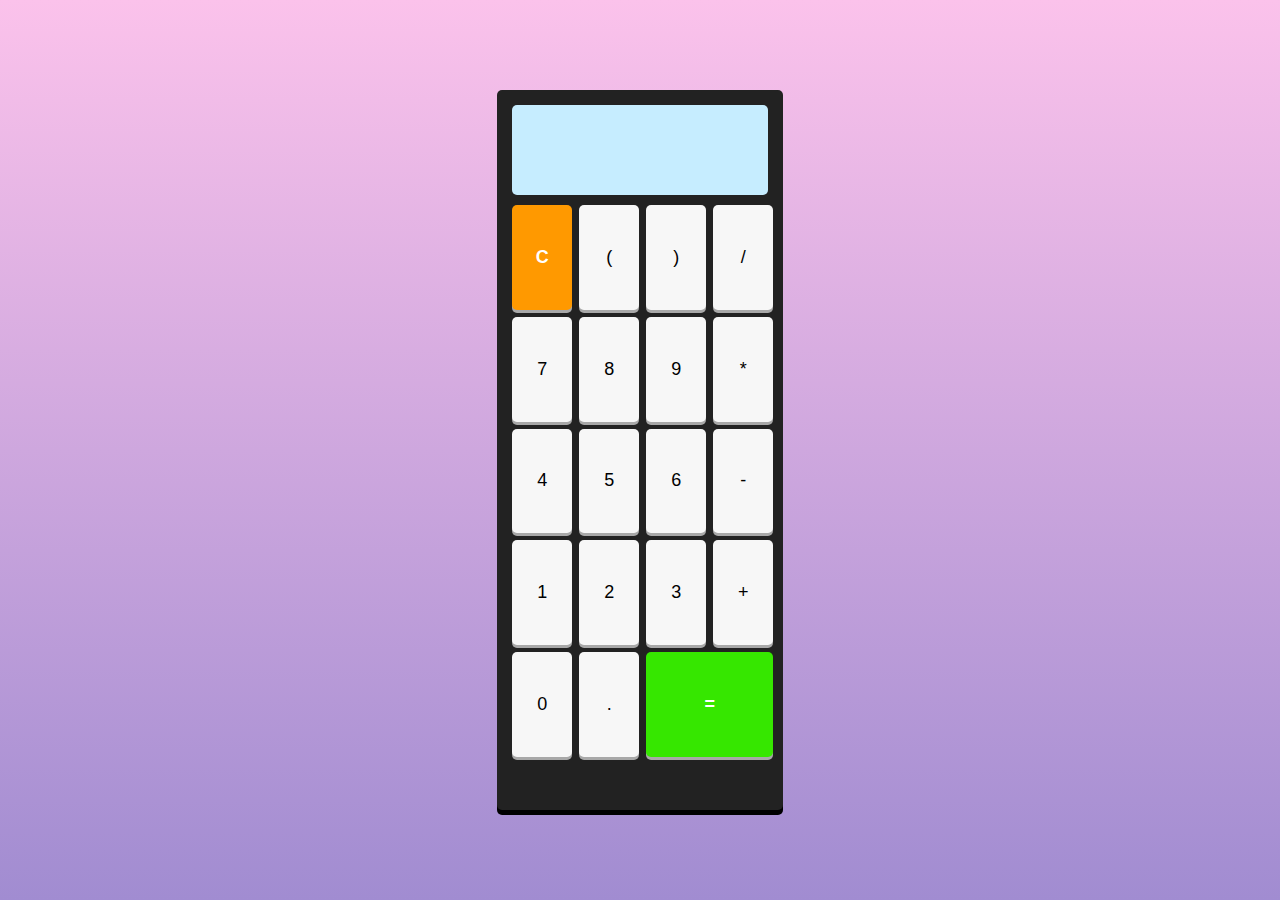
<file: CALCULATRICE1/calculatrice.html>
<!DOCTYPE html>
<html>
<head>
	<title>CALCULATRICE</title>
	<link rel="stylesheet" type="text/css" href="calculatrice.css">
</head>
<body>
	<div class="calculatrice">
		<div class="ecran"></div>
		<div class="touches">
			<button data-key="8" class="bouton">C</button>
			<button data-key="26" class="bouton">(</button>
			<button data-key="56" class="bouton">)</button>
			<button data-key="785" class="bouton">/</button>
			<button data-key="100" class="bouton">7</button>
			<button data-key="102" class="bouton">8</button>
			<button data-key="695" class="bouton">9</button>
			<button data-key="587" class="bouton">*</button>
			<button data-key="212" class="bouton">4</button>
			<button data-key="365" class="bouton">5</button>
			<button data-key="258" class="bouton">6</button>
			<button data-key="896" class="bouton">-</button>
			<button data-key="458" class="bouton">1</button>
			<button data-key="021" class="bouton">2</button>
			<button data-key="102" class="bouton">3</button>
			<button data-key="65" class="bouton">+</button>
			<button data-key="258" class="bouton">0</button>
			<button data-key="48" class="bouton">.</button>
			<button data-key="109" class="bouton">=</button>
		</div>
	</div>
	<script type="text/javascript" src="calculatrice.js"></script>
</body>
</html>
</file>
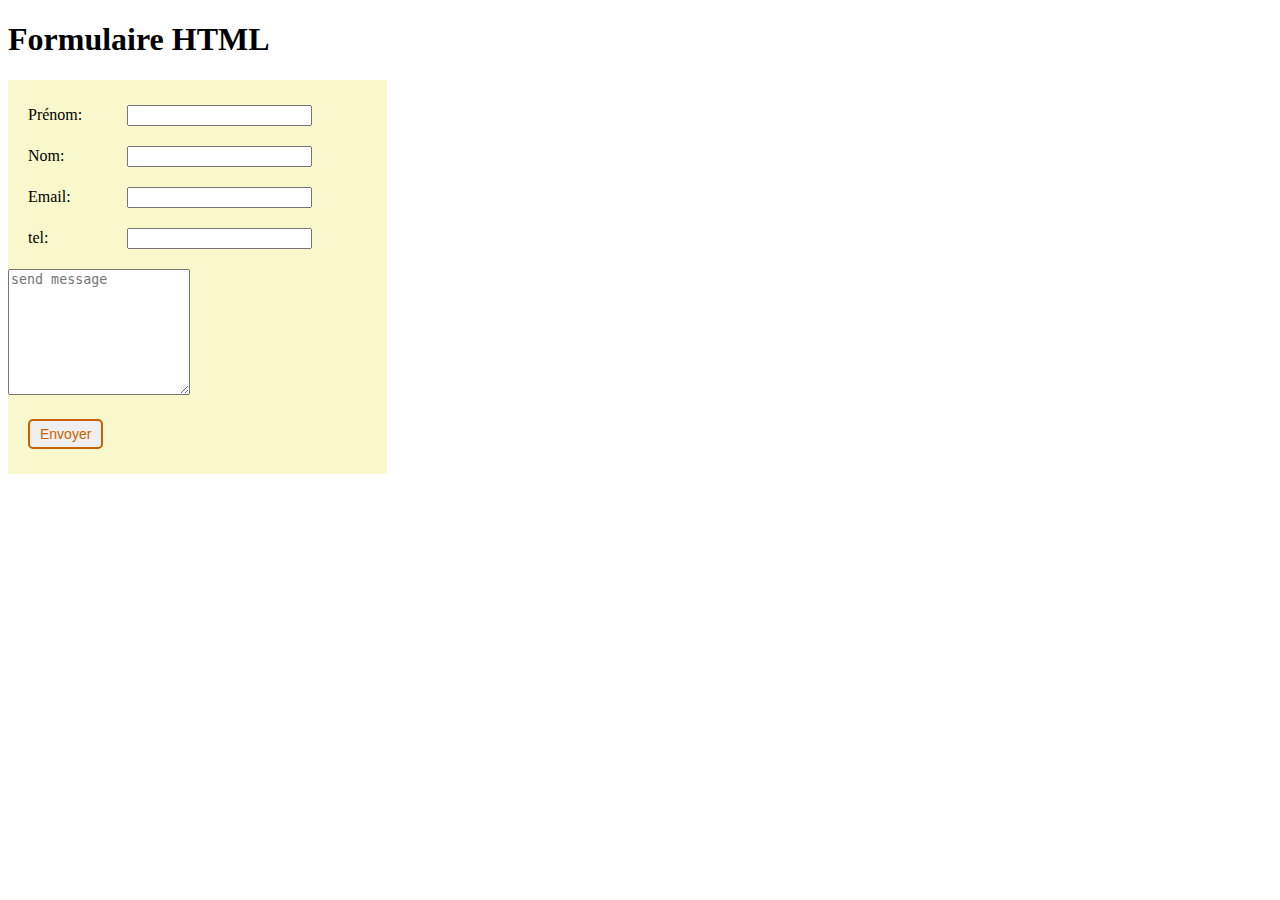
<file: formilaire/forni.html>
<!DOCTYPE html>
<html>
<head>
	<title>Formulaire d'envoi</title>
	<meta charset="utf-8">
	<!-- --------javascript-------- -->
	 <script
          src="https://code.jquery.com/jquery-2.2.4.min.js"
          integrity="sha256-BbhdlvQf/xTY9gja0Dq3HiwQF8LaCRTXxZKRutelT44="
          crossorigin="anonymous">
      </script>
      <script src="https://smtpjs.com/v3/smtp.js"></script>
      <script>
          function sendmail(){
              var name = $('#name').val();
              var surname = $('#Surname').val();
              var tel = $('#Tel').val();
              var email = $('#mail').val();
           var message = $('#Message').val();
           
           var Body='Name:'+name+'<br>Surname:'+surname+'<br>Email:'+email+'<br>Tel:'+tel+'<br>Message:'+message;
           Email.send({
        SecureToken:"fbf31702-bb7f-4a4e-9c1c-4ccf17ee777f",
				To: 'nenenianza747@gmail.com',
				From: "mozzzzzz@gmail.com",
				Subject: "New message on contact from "+name,
				Body: Body
			}).then(
				message =>{
					//console.log (message);
					if(message=='OK'){
					alert('Your mail has been send. Thank you for connecting.');
					}
					else{
						console.error (message);
						alert('There is error at sending message. ')
						
					}

				}
			);

          }
      </script>  
     </script> 
     <!-- --------- css------- -->
	<style type="text/css">
		form{
     width: 30%;
      background-color: rgba(220,220,0,0.2);
      padding : 5px 0px;

}
.c100{
 width: 100%;
 margin: 20px;
}
label{
 display: inline-block;
 min-width: 25%;
}
input[type="submit"]{
 color: RGB(200,100,0);
 border-radius: 5px;
 padding: 5px 10px;
 font-size: 14px;
 border: 2px solid RGB(200,100,0);
}
input[type="submit"]:hover{
 background-color: RGB(200,100,0);
 color: #fff;
 cursor: pointer;
 box-shadow: 0px 0px 5px 0px #777;
}
	</style>
</head>
          <!-- parti html -->
<body>

<h1>Formulaire HTML</h1>
 
 <form action="javascript:sendmail()" method="post">
 <div class="c100">
 <label for="prenom">Prénom:</label>
 <input type="text" id="name" name="prenom">
 </div>
 <div class="c100">
 <label for="prenom">Nom:</label>
 <input type="text" id="surname" name="surname">
 </div>
 <div class="c100">
 <label for="mail">Email:</label>
 <input type="email" id="mail" name="mail">
 </div>
 <div class="c100">
 <label for="number">tel:</label>
 <input type="number" id="number" name="number">
 </div>
 <textarea rows="8" name = "message" id="Message" placeholder="send message" required></textarea>
 <div class="c100" id="submit">
 <input type="submit" value="Envoyer"></a>
 </div>
 </form>

</body>
</html>
</file>
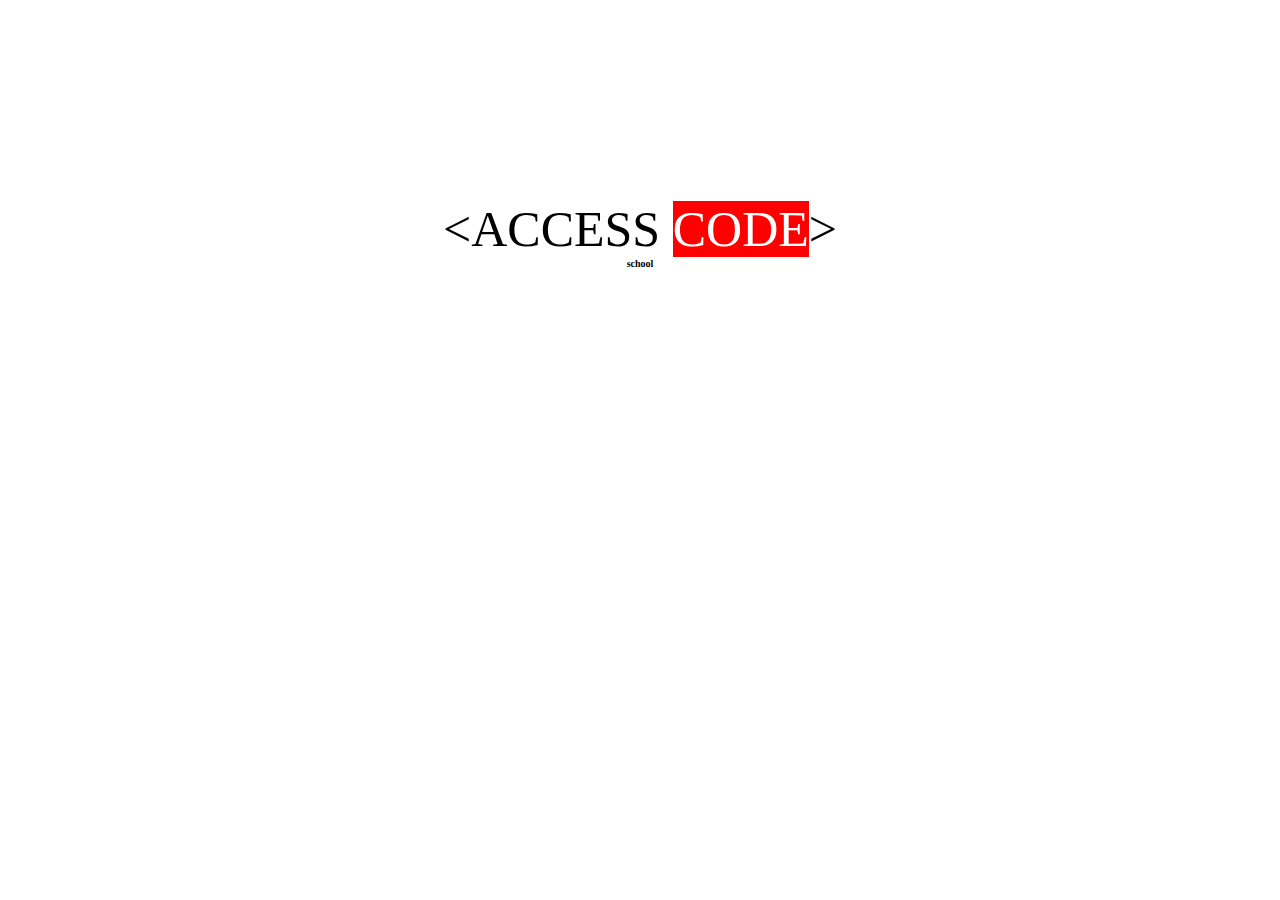
<file: HOTEL/acesscode.html>
<!DOCTYPE html>
<html>
<head>
	<title>acess code</title>
	<meta charset="utf-8">
</head>
<body>
	<style >
	p{
		text-align: center;
		margin-top:200px;
		font-size: 50px;
		
	}
	span{
		background-color: red;
		color: white;
	}
	h6{
		text-align: center;
		margin-top: -50px;
		font-size: 10px;
	}

	</style>


      <p>&#60;ACCESS&nbsp;<SPAN>CODE</SPAN>&#62;</p>
          <h6>school</h6>



</body>
</html>
</file>
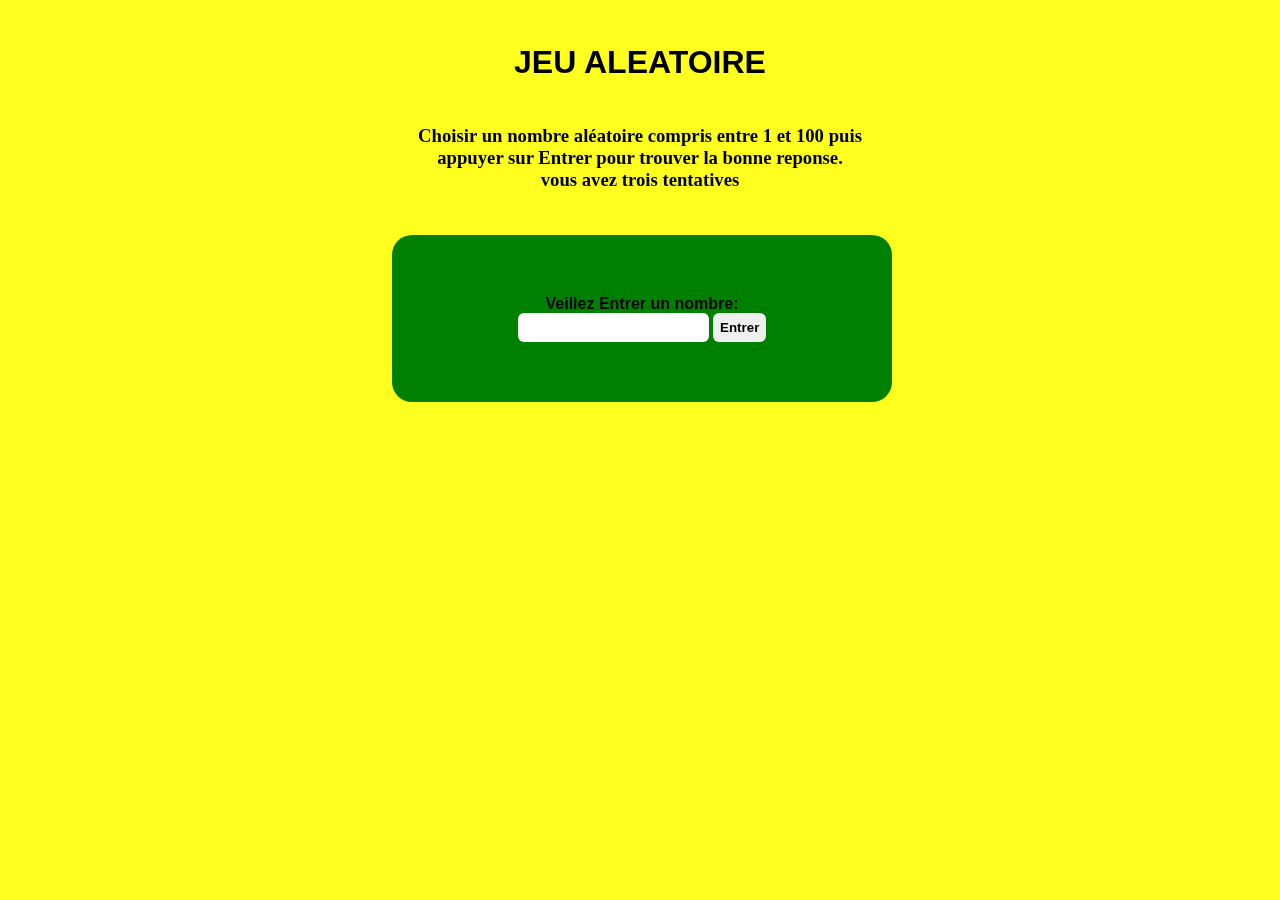
<file: jeux Randoml/jeu.html>
<!DOCTYPE html>
<html>
<head>
	<title>JEU RANDOM</title>
	<meta charset="utf-8">
	<link rel="stylesheet" type="text/css" href="jeu.css">
</head>
<body>
	<h1>JEU ALEATOIRE</h1>
	<h3>Choisir un nombre aléatoire compris entre 1 et 100 puis appuyer sur Entrer
        pour trouver la bonne reponse.<br>vous avez trois tentatives</h3>

        <div class="form">
      <label for="entrer">Veillez Entrer un nombre: </label>
      <input type="text" id="entrer" class="entrer">
      <input type="submit" value="Entrer" class="envoyer">
    </div>
     <div class="resultParas">
      <p class="nombre"></p>
      <p class="lastResult"></p>
      <p class="consigne"></p>
    </div>
    <script type="text/javascript" src="jeu.js"></script>

    <div class="bg"></div>
    <div class="bg bg2"></div>
    <div class="bg bg3"></div>
  </body>

</body>
</html>
</file>
<file: Langerba/style.css>
html, body, div, span, applet, object, iframe,
h1, h2, h3, h4, h5, h6, p, blockquote, pre,
a, abbr, acronym, address, big, cite, code,
del, dfn, em, img, ins, kbd, q, s, samp,
small, strike, strong, sub, sup, tt, var,
b, u, i, center,
dl, dt, dd, ol, ul, li,
fieldset, form, label, legend,
table, caption, tbody, tfoot, thead, tr, th, td,
article, aside, canvas, details, embed, 
figure, figcaption, footer, header, hgroup, 
menu, nav, output, ruby, section, summary,
time, mark, audio, video {
	margin: 0;
	padding: 0;
	border: 0;
	font-size: 100%;
	font: inherit;
	vertical-align: baseline;
}
/* HTML5 display-role reset for older browsers */
article, aside, details, figcaption, figure, 
footer, header, hgroup, menu, nav, section {
	display: block;
}
body {
	line-height: 1;
    font-family: 'Merriweather', sans-serif;
    margin-top: 130px;
}
ol, ul {
	list-style: none;
}
blockquote, q {
	quotes: none;
}
blockquote:before, blockquote:after,
q:before, q:after {
	content: '';
	content: none;
}
table {
	border-collapse: collapse;
	border-spacing: 0;
}

.row {
    margin-right: 0;
    margin-left: 0;
    padding: 0;
}

/* GENERAL */

.principal {
    overflow: hidden;
   
}


header {
    width: 100%;
}

/* BOUTON */

#myBtn {
    display: block; 
    position: fixed; 
    bottom: -100px; 
    right: 30px; 
    z-index: 99;
    border: none; 
    outline: none;
    background-color: #fc8f44; 
    cursor: pointer; 
    height: 50px;
    width: 50px;
    border-radius: 100%; 
    font-size: 18px; 
    box-shadow: 4px 4px 6px 0 rgba(0,0,0,.30);
    transition: all .25s ease-in-out;
  }

  #myBtn img {
    width: 15px;
    height: auto;
  }
  
  #myBtn:hover {
    background-color: #fc802b;
  }

/* NAVBAR */


.navbar .dropdown-menu {
    background-color: #edf4f8;
}

.navbar .dropdown-item {
    color: #003C5A;
    padding: 10px 10px;
    width: 100%;
    font-size: 14px;
    transition: all .3s;
}

.navbar .dropdown-english::after {
    content:" ›";
    font-size: 20px;
}

.navbar .dropdown-item:hover {
    color: #fc8f44;
    background-color: #edf4f8;
}

.navbar {
    height: 130px;
    background-color: #003C5A;
}

.navbar .navbar-nav {
    margin: 0 auto;
}



.navbar-brand {
    color: #fff;
    transition: all .3s;
}

.navbar-title {
    font-weight: bold;
    font-size: 28px;
}

.navbar-title:hover {
    color: #fff;
}

.navbar-collapse li a {
    color: #2379a3;
    font-family: 'Open Sans', sans-serif;
    font-size: 14px;
    transition: all .3s;
    padding: 0 10px;
}

.navbar-collapse li a:hover, .navbar-collapse .active {
    color: #fff;
}

.navbar-tel:hover {
    color: #fc8f44;
}

.navbar-nav li {
    margin-left: 30px;
}

.icon-bar {
    display: block;
    margin-top: 4px;
    width: 25px;
    height: 4px;
    background-color: #fff;
    border-radius: 2px;
}


button span:first-child {
    margin-top: 0;
}

.dropdown-menu {
    background-color: #2379a3;
}

/* WORLD */

.bg-image {
    background: url(images/page01_img01.png) no-repeat center;
    background-color: #003C5A;
    height: 700px;  
}

#world .container {
    text-align: center;
    padding-top: 80px;
}

#world h1 {
    font-size: 48px;
    color: #fff;
    font-weight: 300;
}

#world h2 {
    font-family: 'Open Sans', sans-serif;
    color: #66b8e0;
    font-size: 18px;
    font-weight: 300;
}

.btn {
    background-color: #fc8f44;
    color: #fff;
    text-transform: uppercase;
    font-weight: bold;
    font-family: 'Open Sans', sans-serif;
    padding: 15px 50px;
    border-radius: 40px;
    font-size: 14px;
    text-shadow: 1px 1px 5px #333;
}

.btn:hover {
    background-color: #f9a870;
    color: #fff;
}

/* FOREIGN LANGUAGES */

#foreign {
    background-color: #EDF4F8;
}

#foreign .container {
    padding-top: 100px;
}

#foreign h3 {
    font-size: 38px;
    font-weight: 300;
    color: #252525;
}

#foreign h4 {
    font-size: 30px;
    color: #555;
    font-weight: 300;
    line-height: 1.25;
}

#foreign p {
    font-family: 'Open Sans', sans-serif;
    color: #555;
    font-weight: 300;
    line-height: 1.5;
}

/* REASONS */


#reasons .container {
    padding: 100px 0;
}

#reasons h3 {
    font-size: 38px;
    font-weight: 300;
    color: #252525;
    text-align: center;
    line-height: 1.5;
}

#reasons h4 {
    color: #555;
    font-weight: 400;
    font-size: 22px;
    margin-bottom: 20px;
}

#reasons p {
    color: #555;
    font-weight: 300;
    font-size: 16px;
    font-family: 'Open Sans', sans-serif;
    line-height: 1.5;
}

#reasons .reason {
    margin-top: 40px;
    margin-bottom: 30px;
    position: relative;
}

#reasons .block-img {
    position: absolute;
}

#reasons .block-text {
    padding-left: 90px;
}

/* BOOK CENTER */

#book {
    background-color: #EDF4F8;
}

#book .container {
    padding: 100px 0;
}

#book h3 {
    font-size: 38px;
    font-weight: 300;
    color: #252525;
    line-height: 1.5;
}

#book h4 {
    font-size: 30px;
    color: #555;
    font-weight: 300;
    line-height: 1.25;
}

#book p {
    font-family: 'Open Sans', sans-serif;
    color: #555;
    font-weight: 300;
    line-height: 1.5;
}

/* FORM */

#form {
    background-color: #003C5A;
    text-align: center;
}

#form .container {
    padding: 100px 0;
}

#form h3 {
    color: #fff;
    font-size: 40px;
    font-weight: 300;
    margin-bottom: 20px;
}

#form p {
    font-family: 'Open Sans', sans-serif;
    font-size: 18px;
    color: #66b8e0;
    font-weight: 300;
    margin-bottom: 40px;
}

#form input {
    border-radius: 40px;
    padding: 15px 20px;
    width: 500px;
    margin-right: 20px;
}

#form input::placeholder {
    color: #a2a2a2;
    font-family: 'Open Sans', sans-serif;
    font-weight: 300;
}

/* CAROUSEL */

#carousel {
    background-color: #E76E33;
    height: auto;
    text-align: center;
    color: #fff;
}

#carousel .mycarousel {
    width: 600px;
    margin: 0 auto;
}

#carousel .container {
    padding: 100px 0;
}

#carousel img {
    width: 40px;
    height: auto;
    margin: 0 auto;
}

#carousel h3 {
    color: #fff;
    font-size: 40px;
    margin-bottom: 40px;
}

#carousel .carousel-inner .carousel-item p {
    font-weight: 300;
    font-style: italic;
    font-size: 20px;
    line-height: 1.5;
    padding: 30px 0;
}

#carousel .carousel-inner .carousel-item h5 {
    font-weight: bold;
    font-size: 17px;
    font-family: 'Open Sans', sans-serif;
    padding-bottom: 60px;
}

#carousel .mycarousel .carousel-indicators li {
    width: 10px;
    height: 10px;
    border-radius: 100%;
}


/* FOOTER */

 footer {
    background-color: #272727;
    color: #fff;
    padding: 20px 0;
}

footer h4 {
    font-size: 28px;
    font-weight: bold;
}

footer .list-footer {
    display: flex;
    justify-content: space-around;
    font-family: 'Open Sans', sans-serif;
    font-weight: 300;
    font-size: 14px;
    padding-top: 15px;
}

footer a {
    color: #7d7d7d;
    transition: all .3s;
    text-decoration: none;
}

footer a:hover {
    color: #fff;
    text-decoration: none;
}

footer .list-social {
    display: flex;
    align-items: center;
    padding-top: 10px;
}

footer .list-social li {
    margin-left: 20px;
}

footer img {
    width: 20px;
    height: auto;
}

footer hr {
    background-color: #7d7d7d;
    margin: 30px 0 20px 0;
}

footer .copyright-cont .copyright {
    font-family: 'Open Sans', sans-serif;
    font-size: 13px;
    font-weight: 300;
    color: #7d7d7d;
    line-height: 1.5;
}

footer .copyright-cont span {
    color: #fff;
}

@media (max-width: 576px) { 

    .nav-link {
        margin: 10px 0;
    }

    #world .bg-image {
        background: url(images/page01_img01.png);
        background-size: cover;
        background-position: center;
        background-color: #003C5A;
    }

    #phone-pop {
        display: none;
        border: 1px solid #000;
        padding: 15px;
        background-color: #004D74;
        color: #fff;
        text-align: center;
        font-size: 14px;
    } 

    #phone-pop .phone-title {
        font-family: 'Open Sans', sans-serif;
        font-weight: 300;
    }

    #phone-pop img {
        width: 12px;
        height: auto;
    }

    
 }
@media (max-width: 768px) { 

    body {
        margin-top: 45px;
    }

    /* NAVBAR */

    .navbar-title {
        font-size: 1.4rem;
    }

    .navbar-tel {
        font-size: 0.9rem;
        margin: 0;
    }

    .navbar {
        height: auto;
    }
    
    /* REASONS */

    #reasons h3 {
        font-size: 30px;
    }

    #reasons .reason {
        text-align: center;
    }

    #reasons .block-img {
        margin: 0 auto;
        position: static;
        padding-bottom: 10px;
    }

    #reasons .block-text {
        padding: 0;

    }

    /* FOOTER */
    
    footer h4 {
        padding-top: 20px;
        text-align: center;
    }
    
    footer  .list-footer {
        flex-direction: column;
        align-items: center;
        margin: 40px 0;
    }
    
    footer .list-footer li {
        margin-bottom: 15px;
    }
    
    footer .list-social {
        justify-content: center;
    }

    footer .list-social li:first-child {
        margin-left: 0;
    }


 }
@media (max-width: 992px) { 

    /* WORLD */

    #world .container {
        padding: 30px 0 150px 0;
    }

    #world h1 {
        font-size: 32px;
        line-height: 1.25;
    }

    #world h2 {
        font-size: 16px;
    }

    #world .bg-image {
        height: auto;
        width: 100%;
    }


    /* FOREIGN */

    #foreign .container {
        text-align: center;
    }

    #foreign img {
        margin-top: 100px;
        width: 100%;
    }

    #foreign h4 {
        font-size: 20px;
    }

    #foreign h3 {
        font-size: 30px;
    }

    /* BOOK CENTER */

    #book .container {
        text-align: center;
        padding: 50px 0 20px 0;
    }

    #book img {
        width: 100%;
    }

    #book h4 {
        font-size: 20px;
    }

    #book h3 {
        margin-top: 20px;
        font-size: 30px;
    }

    /* FORM */

    #form h3 {
        font-size: 30px;
        margin-bottom: 10px;
    }

    #form p {
        font-size: 16px;
        line-height: 1.25;
    }

    #form input {
        width: 90%;
        margin-bottom: 30px;
    }

    #form .btn {
        padding: 15px 30px;
    }

    /* CAROUSEL */

    #carousel h3 {
        font-size: 30px;
        margin-bottom: 30px;
    }

    #carousel p {
        font-size: 14px;
        line-height: 1.5;
    }

    #carousel .mycarousel {
        width: 100%;
        margin: 0 auto;
    }

 }

@media (min-width: 1200px) { 

 }
</file>
<file: mara_tec/index.css>
*{
    margin: 0;
    padding: 0;
}
body{
    overflow-x: hidden;
}
.sp{
    display: flex;
    background: #a4c612;
    padding: 10px;
    padding-right: 23px;
    width: 100%;
}
.seach{
    display: inline-block;
    margin-left: 60px;
    margin-right: 12px;
}
.seach input{
  padding: 4px;
}
.seach img{
 position: relative;
 top: 8px;
}
.clt ul{
   margin-left: 865px;
}
.clt ul a{
    margin:5px;
    text-decoration: none;
    color: black;
    position: relative;
   top: 8px;
}

.menu{
    display: flex;
    padding:0;
}
.menu img{
  position: relative;
  left: 15px;
}
.menu ul{
    margin-left: 495px;
    position: relative;
    top: 30px;
}
.menu ul a{
    margin:25px;
    text-decoration: none;
    font-size: 20px;
    color: black;
}
.menu ul .active{
    color: #00c9a5;
    font-weight: bold;
}

.slidershow{
    position: relative;
    width: 1000px;
    height: 460px;
    margin-bottom: 300px;
    margin-top: 45px;
  }
  .middle{
    position: absolute;
    top: 55%;
    left: 52%;
    margin-left: 0;
    padding-right: 54px;
    transform: translate(-50%,-50%);
    width: 100%;
  }
  .navigation{
    position: absolute;
    bottom: 20px;
    left: 50%;
    transform: translateX(-50%);
    display: flex;
  }
  .bar{
    border-radius: 50px;
    width: 16px;
    height: 16px;
    border: 2px solid #000;
    background: #000;
    margin: 6px;
    cursor: pointer;
    transition: 0.4s;
  }
  
  .bar:hover,.bar:focus {
    background: #1c87c9;
    border: none;
    }
  
  input[name="r"]{
      position: absolute;
      visibility: hidden;
  }
  
  .slides{
    width: 500%;
    height: 100%;
    display: flex;
    overflow: hidden;
  }
  
  .slide{
    width: 20%;
    transition: 0.6s;
  }
  .slide img{
    width: 100%;
    height: 100%;
   
  }
  
  #r1:checked ~ .s1{
    margin-left: 0;
  }
  #r2:checked ~ .s1{
    margin-left: -20%;
  }
  #r3:checked ~ .s1{
    margin-left: -40%;
  }
  #r4:checked ~ .s1{
    margin-left: -60%;
  }
  #r5:checked ~ .s1{
    margin-left: -80%;
  }
 
  .domaine{
      margin-top: 490px;
      background: #00c9a5;
      padding-bottom: 275px;
      position: relative;
      font-size: 25px;
      
      width: 100%;
      
  }
  .domaine h1{
      padding-top: 20px;
      text-align: center;
      color: white;
      font-weight: bold;
      margin-bottom: 34px;
      font-size: 50px;
  }
  .btn_re{
    margin-left: 400px;
    width: 500px;
    display: flex;
    margin-bottom: 30px;
  }
  .btn_re input{
    padding: 10px;
    margin:4px;
    outline: none;
  }

  .btn_re input[type="text"]{
    width: 500px;
    background: transparent;
    border:1px solid #fff;
  }
  .btn_re input[type="submit"]{
    border:1px solid #fff;
    background: green;
    color: white;
  }
 
  .tableau table{
      background: white;
      padding:30px;
      margin-left: 300px;
      text-align: center;
      position: relative;
      bottom: 900px;
      font-size: 20px;
      margin-bottom: 0;

  }
  .tableau table tr td{
      padding:10px;
      width: 200px;
  }

  .img_spi img{
      width: 100%;
      height: 100vh;
      position: relative;
      bottom: 150px;
      padding-right: 20px;
      padding-top: 15px;
      margin-left: 2px;
  }
  .service{
    display: grid;
    grid-template-columns: repeat(3,1fr);
    width: 850px;
    position: relative;
    bottom: 750px;
    margin-left: 300px;
  }
  .titre_ser{
    bottom: 850px; 
    position: relative;
    text-align: center;
  }
  .service .serv1{
    background: white;
    border:1px solid gray;
    border-radius: 5px;
    height: 330px;
    width: 250px;
    font-family:'Helvetica Neue';
    font-weight: lighter;
    font-size: 13px;

  }
  .service .serv1:hover{
    transform: scale(1.2);
    transition: .5s;
  }
  .service .serv1 p{
    background: #00c9a5;
    padding: 12px;
    width: 226px;
    text-align: center;
    color: white;
    font-family: 'Poppins';
    font-weight: bold;
    font-size: 15px;
  }
  .service .serv1 h6{
    margin-left: 10px;
    margin-top: 10px;
  }
  .service .serv1 h6 span{
    font-size: 19px;
    font-weight: bold;
  }
  .service .serv1 h4{
   margin-top: 30px;
   margin-left: 10px;
   font-family: Arial Regular;
  }
  .service .serv1 button{
    margin-top: 28px;
    margin-left: 40px;
    background: #0e5e50;
    padding: 10px;
    border-radius: 5px;
    color: white;
   font-family: 'Poppins';
  text-transform: uppercase;
  }
  /* ----------------------- */
  .service .serv2{
    background: white;
    border:1px solid gray;
    border-radius: 5px;
    height: 330px;
    width: 250px;
    font-family:'Helvetica Neue';
    font-weight: lighter;
    font-size: 13px;
  }
  .service .serv2:hover{
    transform: scale(1.2);
    transition: .5s;
  }
  .service .serv2 p{
    background: #849f0e;
    padding: 12px;
    width: 226px;
    text-align: center;
    font-family: 'Poppins';
    font-weight: bold;
    font-size: 15px;
    color: white;
  }
  .service .serv2 h6{
    margin-left: 10px;
    margin-top: 20px;
  }
  .service .serv2 h6 span{
    font-size: 19px;
    font-weight: bold;
  }
  .service .serv2 h4{
    margin:30px;
    font-family: Arial Regular;
  }
  .service .serv2 button{
    margin-left: 40px;
    background: #58690f;
    padding: 10px;
    border-radius: 5px;
    margin-top: 50px;
    color: white;
  font-family: 'Poppins';
  text-transform: uppercase;
  }
/* --------------------------------- */
.service .serv3{
  background: white;
  border:1px solid gray;
  border-radius: 5px;
  height: 330px;
  width: 250px;
  font-family:'Helvetica Neue';
  font-weight: lighter;
  font-size: 13px;
}
.service .serv3:hover{
  transform: scale(1.2);
  transition: .5s;
}
.service .serv3 p{
  background: #116d22;
  padding: 12px;
  width: 226px;
  text-align: center;
  font-family: 'Poppins';
    font-weight: bold;
    font-size: 15px;
    color: white;
}
.service .serv3 h6{
  margin-left: 10px;
  margin-top: 20px;
}
.service .serv3 h6 span{
  font-size: 19px;
  font-weight: bold;
}
.service .serv3 h4{
  margin:30px;
  font-family: Arial Regular;
}
.service .serv3 button{
  margin-left: 40px;
  background: #064813;
  padding: 10px;
  border-radius: 5px;
  margin-top: 30px;
  color: white;
  font-family: 'Poppins';
  text-transform: uppercase;
}

.info{
	/* background-image: url(./images/bginfo.jpg); */
	width: 100%;
	height: 85px;
	padding: 0px auto;
	background-repeat: no-repeat;
	position: relative;
	text-align: center;
}
.img-inf{
  position: relative;
  bottom: 100px;
}
.if{
  position: relative;
  bottom: 600px;
}
.info h1{
	position: relative;
	top:200px;
}

.info h2{
position: relative;
top:250px;
}
.info h3{
position: relative;
padding: 0px auto;
top :250px;
}
.info p{
position: relative;
padding: 0px auto;
top :250px;
}
.rec_2 img{
  position: relative;
  width: 100%;
  height: 100px;
  bottom: 840px;
}
.mora{
	position: relative;
	padding: 0px auto;
	left:110px;
	bottom:650px;
}
.mora h2{
	position: relative;
	padding: 0px auto;
	left:100px
}
.mora p{
	position: relative;
	padding: 0px auto;
	left:100px
}
.mor{
	position: relative;
	padding: 0px auto;
	bottom: 800px;
}
.mor h2{
	position: relative;
	float: right;
	padding: 0px auto;
	top:240px;
	right: 200px;
}
.mor p {
	position: relative;
	float: right;
	padding: 0px auto;
	right: 110px;
	top:260px;
}
.mor h3 img{
	position: relative;
	padding: 0px auto;
	bottom:120px;
	right:350px;	
}
.mor h4 img{
	position: relative;
	padding: 0px auto;
	top:300px;
	left:680px;
}
.mor h1{
  position: relative;
  padding: 0px auto;
  top:240px;
  left: 995px;
}
.mor h5{
  position: relative;
  padding: 0px auto;
  top:160px;
  left: 855px;
}
.hebergement{
  position: relative;
  bottom: 100px;
}

.heb1{
  padding: 17px;
  margin-left: 100px;
  border:1px solid black;
  margin: 10px auto;
  width: 850px;
}

.heb1 span{
  /* border:1px solid black; */
  padding: 31px 24px 26px 28px;
}
.heb1 button{
  background-color: #62b0d1;
  float: right;
  align-items: center;
}
footer {
  overflow: hidden;
  height: 430px;
  width: 100%;
  margin-top: 0.1%;
  background: #00c9a5;
  color: black;
  text-align: center;
  padding-right: 100px;
  margin-right: 12px;

}
.footer-content{
  position: relative;
  bottom: 19px;
}
.foot1{
  display: inline-block;
  text-align: left;
  margin: 60px;
  line-height: 35px;
}
.foot2{
  display: inline-block;
  text-align: left;
  margin: 60px;
  line-height: 35px;
  margin: 105px;
  position: relative;
    top: -61px;
}
.foot3{
  display: inline-block;
  text-align: left;
  margin: 60px;
  line-height: 35px;
  line-height: 35px;
  position: relative;
  top: -95px;
}
footer a{
  color: black;
}
.logofoot{
  position: relative;
    top: -123px;
    right: -383px;
}
.adresse{
  position: relative;
    top: -196px;
    right: 440px;
}
.adresse img{
  width: 60px;
}
.adresse p{
  margin: -47px 0px 0px 260px;
}
.reseau{
  width: 100%;
  height: 70px;
  display: inline-block;
  background: #6ba00f;
}
.copy{
  display:inline-block;
  margin: 20px 107px 0px -233px;
  padding: 0px 544px 0px 350px;
}
.imgres{
  display: inline-block;
  margin: -16px 0px 0px 59px;
    position: relative;
    top: 13px;
}
.imgres img{
  margin:15px;
  width: 30px;
}
</file>
<file: CALCULATRICE1/calculatrice.css>
*{
	padding: 0;
	margin: 0;
	box-sizing: border-box;
}
body{
	max-width: 100vw;
	height: 100vh;
	display: flex;
	justify-content: center;
	align-items: center;
	font-family: sans-serif;
	background-image: linear-gradient(to top, #a18cd1 0%, #fbc2eb 100%);
}
.calculatrice{
	background-color: #222222;
	display: flex;
	flex-direction: column;
	padding: 15px;
	border-radius: 5px;
	box-shadow: 0 5px black;
	height: 80%;
	width: 22.3%;

}
.ecran{
	width: 100%;
	height: 90px;
	background-color: rgb(198, 237, 255);
	margin-bottom: 10px;
	border-radius: 5px;
	display: flex;
	justify-content: flex-end;
	align-items: flex-end;
	padding: 5px;
	font-size: 25px;
}
.touches{
	display: grid;
	grid-template-columns: repeat(4, 60px);
	grid-template-rows: (6, 60px);
	grid-gap: 7px;
	height: 80%;


}

button{
	border:none;
	outline: none;
	border-radius: 5px;
	background-color: #f7f7f7;
	box-shadow: 0 3px #a8a8a8;
	font-size: 18px;

}
button:active{
	box-shadow: 0 1px #a8a8a8;
	transform: translateY(2px);
}

button[data-key="8"]{
	background-color: #ff9900;
	font-weight: bold;
	color: white;
}

button[data-key="109"]{
	grid-column: span 2;
	background-color: #36e700;
	font-weight: bold;
	color: white;
}
</file>
<file: jeux Randoml/jeu.css>
html {
    font-family: sans-serif;
  }

  body {
    width: 50%;
    margin: 0 auto;
  }
  h1, h3, .form{
     text-align: center;
     margin: 44px 72px;
  }
  h3{
      font-family: 'Times New Roman', Times, serif;
  }
.form{
      width: 500px;
      background-color: green;
      padding: 60px;
      box-sizing: border-box;
      border-radius: 20px;
    }
    input{
        padding: 7px;
        border-radius: 6px;
        border: none;
    }

  .lastResult {
    color: white;
    padding: 3px;
  }
   label, .envoyer{
       font-weight: bold;
   }

  html {
    height:100%;
  }
  
  .bg {
    animation:slide 3s ease-in-out infinite alternate;
    background-color: yellow;
    bottom:0;
    left:-50%;
    opacity:.5;
    position:fixed;
    right:-50%;
    top:0;
    z-index:-1;
  }
  
  /*.bg2 {
    animation-direction:alternate-reverse;
    animation-duration:4s;
  }
  
  .bg3 {
    animation-duration:5s;*/
  /*}

  @keyframes slide {
    0% {
      transform:translateX(-25%);
    }
    100% {
      transform:translateX(25%);
    }
  }*/
</file>
<file: bluasy/style.css>
/* reset css */
*{
    margin: 0;
    padding: 0;
    box-sizing: border-box;
}
/* fin rest css */

body{
    background-image: url('image/img1.jpg');
    -webkit-background-size: cover;
    background-size: cover;
    background-position: center center;
    background-repeat: no-repeat;
    height: 100vh;
    font-family: 'poppins';
    font-size: 17px;
}

/* MENU DE NAVIGATION */

header{
    display: -webkit-flex;
    display: -moz-flex;
    display: -ms-flex;
    display: -o-flex;
    display: flex;
    justify-content: space-between;
    align-items: center;
    padding: 40px 70px;
    background: rgba(59, 59, 59, 0.794);
    height: 56px;
    color: white;
    border-bottom: 1px solid black;
    z-index: 7;
    font-weight: 400;
}

a{
    text-decoration: none;
}

.logo{
    color: white;
    font-size: 35px;
}

.logo span{
    color: lightskyblue;
}

.anim-nav{
    background: rgb(97, 97, 97);
    height: 75px;
    color: white;
    border-bottom: 1px solid black;
    z-index: 7;
}

.nav-area{
    list-style: none;
}

.nav-area li{
    display: inline-block;
    padding: 0 17px;
    text-transform: uppercase;
}

.nav-area li a{
    color: white;
    transition: 0.7s;
}

.nav-area li a.active{
    border: 3px solid lightskyblue;
    padding: 7px;
    color: lightskyblue;
}

/* SERVICES */

.section-service{
    position: absolute;
    margin-top: 41.2%;
    padding: 40px 70px;
    background: lightskyblue;
    width: 100%;
    height: 77%;
    color: white;
    font-weight: 300;
}

.section-service .content-title{
    position: relative;
    font-weight: 400;
}

.section-service .content-title:before{
    content: "";
    display: block;
    width: 60px;
    height: 4px;
    background-color: white;
    position: absolute;
    top: 40px;
}


.section-portfolio .content-element{
       
    display: flex;
    justify-content: center;
    flex-wrap: wrap;
    width: 80%;
    max-width: 1300px;
    margin: 70px auto 0;
}

.section-portfolio .content-element .item{
    width: 300px;
    height: 200px;
    margin: 10px;
    overflow: hidden;
    flex-shrink: 0;
}

.section-service .content-element{
    position: relative;
    margin-top: 5%;
    display: flex;
    justify-content: center;
    align-items: center;
}

.content-element .content-one span .fa-mug-hot,
.content-element .content-two span .fa-print, 
.content-element .content-three span .fa-satellite-dish,
.content-element .content-four span .fa-photo-video{
    margin: 5px;
    font-size: 45px;
}


.content-element .content-one h2,
.content-element .content-two h2, 
.content-element .content-three h2,
.content-element .content-four h2{
    font-size: 25px;
    font-weight: 400;
}

.content-element .content-one .text-one,
.content-element .content-two .text-two, 
.content-element .content-three .text-three,
.content-element .content-four .text-four{
    font-size: 20px;
    font-weight: 400;
}

/* PORTFOLIO */
.section-portfolio{
    position: absolute;
    margin-top: 76%;
    padding: 40px 70px;
    background: white;
    width: 100%;
    height: 77%;
    color: white;
    font-weight: 300;
}

.title-portfolio{
    position: relative;
    font-weight: 400;
    color: black;
}

.title-portfolio:before{
    content: "";
    display: block;
    width: 60px;
    height: 4px;
    background-color: black;
    position: absolute;
    top: 40px;
}

.header-portfolio{
    display: -webkit-flex;
    display: -moz-flex;
    display: -ms-flex;
    display: -o-flex;
    display: flex;
    justify-content: space-between;
    align-items: center;
    padding: 40px 70px;
    color: black;
    z-index: 7;
    font-weight: 400;
}

.nav-portfolio{
    list-style: none;
}

.nav-portfolio li{
    display: inline-block;
    padding: 0 17px;
    text-transform: uppercase;
}

.nav-portfolio li a{
    color: black;
    transition: 0.7s;
}

.nav-portfolio li a.active{
    border: 3px solid lightskyblue;
    padding: 11px;
    color: lightskyblue;
}

/* ------------- gallerie photo -------------- */
.section-portfolio .gallery{
    display: flex;
    justify-content: center;
    flex-wrap: wrap;
    width: 80%;
    max-width: 1300px;
    margin: 70px auto 0;
}

.section-portfolio .gallery .item{
    width: 300px;
    height: 200px;
    margin: 10px;
    overflow: hidden;
    flex-shrink: 0;
}

.section-portfolio .gallery .item img{
    width: 100%;
    height: auto;
}

/* SECTION VIDEO */
.section-video{
    position: absolute;
    margin-top: 146%;
    padding: 40px 70px;
    background: rgb(71, 70, 70);
    width: 100%;
    height: 82%;
    color: white;
    font-weight: 300;
    display: flex;
    justify-content: center;
}

.section-video .part-one .title-video{
    position: relative;
    margin-top: 5%;
    font-weight: 400;
    color: white;
}

.section-video .part-one .title-video:before{
    content: "";
    display: block;
    width: 60px;
    height: 4px;
    background-color: white;
    position: absolute;
    top: 40px;
}

.section-video .part-one .text-video{
    width: 65%;
    margin-top: 7%;
}

.section-video .part-one .button-visit{
    background: none;
    border: 3px solid
     black;
    border-radius: 5px;
    color: black;
    width: 125px;
    height: 45px;
    font-weight: 700;
    margin-top: 4%;
}

.section-video .part-two{
    margin-top: 9%;
}

.section-video .part-two video{
    height: 75%;
}


/* SECTION TWITTER */
.section-social{
    position: absolute;
    margin-top: 184%;
    padding: 40px 70px;
    background: lightskyblue;
    width: 100%;
    height: 42%;
    color: white;
    font-weight: 300;
    display: flex;
    justify-content: center;
}

.section-social .part-twitter .title-social{
    position: relative;
    margin-top: 4%;
    font-weight: 400;
    color: white;
}

.section-social .part-twitter .title-social:before{
    content: "";
    display: block;
    width: 60px;
    height: 4px;
    background-color: white;
    position: absolute;
    top: 40px;
}

.section-social .part-twitter .text-social{
    margin-top: 4%;
    width: 75%;
}

.section-social .part-twitter .text-social span{
    font-weight: 700;
}


.section-social .icon{
    margin-top: 27px;
    font-size: 45px;
    color: white;
}

/* SECTION PERSON */
.section-person{
    position: absolute;
    margin-top: 203%;
    padding: 40px 70px;
    background: url('./image/img4.jpg');
    background-position: center center;
    background-repeat: no-repeat;
    width: 100%;
    height: 72%;
    color: white;
    font-weight: 300;
    display: flex;
    justify-content: center;
}

.section-person .part-person{
    display: flex;
    justify-content: center;
    align-items: center;
    margin: 10%;
}

.part-person .part-person-one .title-person{
    position: relative;
    margin-top: 4%;
    font-weight: 400;
    color: white;
}

.part-person .part-person-one .title-person:before{
    content: "";
    display: block;
    width: 60px;
    height: 4px;
    background-color: white;
    position: absolute;
    top: 40px;
}

.part-person .part-person-one .text-person{
    margin-top: 4%;
    width: 95%;   
}

.part-person .part-person-two{
    margin-top: 7.5%;   
}

.part-person .part-person-two .text-person{
    margin-left: 17%;
    width: 95%;
}

.part-person .part-person-two .icon-social{
    margin-left: 15%;
    margin-top: 7%;
}

.part-person .part-person-two .icon-social .fa-twitter,
.part-person .part-person-two .icon-social .fa-google-plus-g,
.part-person .part-person-two .icon-social .fa-globe,
.part-person .part-person-two .icon-social .fa-mug-hot{
    font-size: 20px;
    margin: 7px;
    border: 5px solid white;
    padding: 10px;
}

/* SECTION TESTIMONIALS */
.section-testimonials{
    position: absolute;
    margin-top: 236.5%;
    padding: 40px 70px;
    background: white;
    width: 100%;
    height: 46%;
    color: black;
    font-weight: 300;
    display: flex;
    justify-content: center;
}

.section-testimonials .part-testimonials .title-testimonials{
    position: relative;
    margin-top: 4%;
    font-weight: 400;
    color: black;
}

.section-testimonials .part-testimonials .title-testimonials:before{
    content: "";
    display: block;
    width: 60px;
    height: 4px;
    background-color: black;
    position: absolute;
    top: 40px;
}

.section-testimonials .part-testimonials .text-testimonials{
    margin-top: 4%;
    width: 75%;
}

.section-testimonials .part-testimonials span{
    font-weight: 600;
    color: lightskyblue;
}


.section-testimonials .icon{
    margin-top: 27px;
    font-size: 45px;
    color: black;
}

/* SECTION CONTACT */
.section-contact{
    position: absolute;
    margin-top: 262%;
    padding: 0 70px;
    background: url('./image/img5.jpg');
    background-position: center center;
    background-repeat: no-repeat;
    width: 100%;
    height: 117vh;
    color: black;
    font-weight: 300;
    display: flex;
    justify-content: center;
    overflow: hidden;
}

.section-contact .title-contact{
    position: relative;
    margin-top: 2%;
    font-weight: 400;
    color: white;
}

.section-contact .title-contact:before{
    content: "";
    display: block;
    width: 60px;
    height: 4px;
    background-color: white;
    position: absolute;
    top: 40px;
}

.section-contact .form-contact{
    display: flex;
    justify-content: center;
    margin-top: 8%;
    /* margin-left: -7%; */
}

.section-contact .form-contact .name-contact label{
    position: absolute;
    margin-top: -4px;
    margin-left: -4%;
    width: 100%;
    font-size: 20px;
    font-weight: 400;
    color: white;
}

.section-contact .form-contact .name-contact input{
    position: absolute;
    background: none;
    border: 3px solid white;
    width: 470px;
    height: 45px;
    margin-top: 32px;
    margin-left: -55px;
}

.section-contact .form-contact .email-contact{
    margin-top: -17px;
}

.section-contact .form-contact .email-contact label{
    position: absolute;
    margin-top: 127px;
    margin-left: -4%;
    width: 100%;
    font-size: 20px;
    font-weight: 400;
    color: white;
}

.section-contact .form-contact .email-contact input{
    position: absolute;
    background: none;
    border: 3px solid white;
    width: 470px;
    height: 45px;
    margin-top: 162px;
    margin-left: -55px;
}

.section-contact .form-contact .message-contact{
    position: absolute;
    margin-left: -110px;
    margin-top: 19%;
}

.section-contact .form-contact .message-contact label{
    position: absolute;
    margin-top: -37px;
    margin-left: -63%;
    width: 100%;
    font-size: 20px;
    font-weight: 400;
    color: white;
}

.section-contact .form-contact .message-contact textarea{
    position: absolute;
    background: none;
    border: 3px solid white;
    width: 1200px;
    height: 235px;
    margin-top: 21%;
    margin-left: -63%;
}

.section-contact .form-contact .button-submit{
    position: absolute;
    margin-top: 37%;
    margin-left: 12%;
    background: lightskyblue;
    width: 20%;
    height: 55px;
    color: white;
    font-weight: 550;
    border: 5px solid lightskyblue;
}

.section-contact .text-contact{
    position: relative;
    margin-top: 10%;
    margin-left: 50%;
}

.section-contact .text-contact .text-contact-one{
    color: white;
    font-size: 15px;
    width: 90%;
}

.section-contact .text-contact .text-contact-two{
    position: relative;
    margin-top: -11%;
}

.section-contact .text-contact .text-contact-two span{
    display: inline-block;
    width: 60%;
    color: white;
}

/* FOOTER */

footer{
    margin-top: 317%;
    padding: 0 25px;
    background: rgb(82, 82, 82);
    color: lightgray;
    display: flex;
    justify-content: space-between;
    align-items: center;
    width: 100%;
    height: 20%;
    z-index: 55;
}

footer .menu-footer, footer .copyright{
    margin: 125px;
}
</file>
